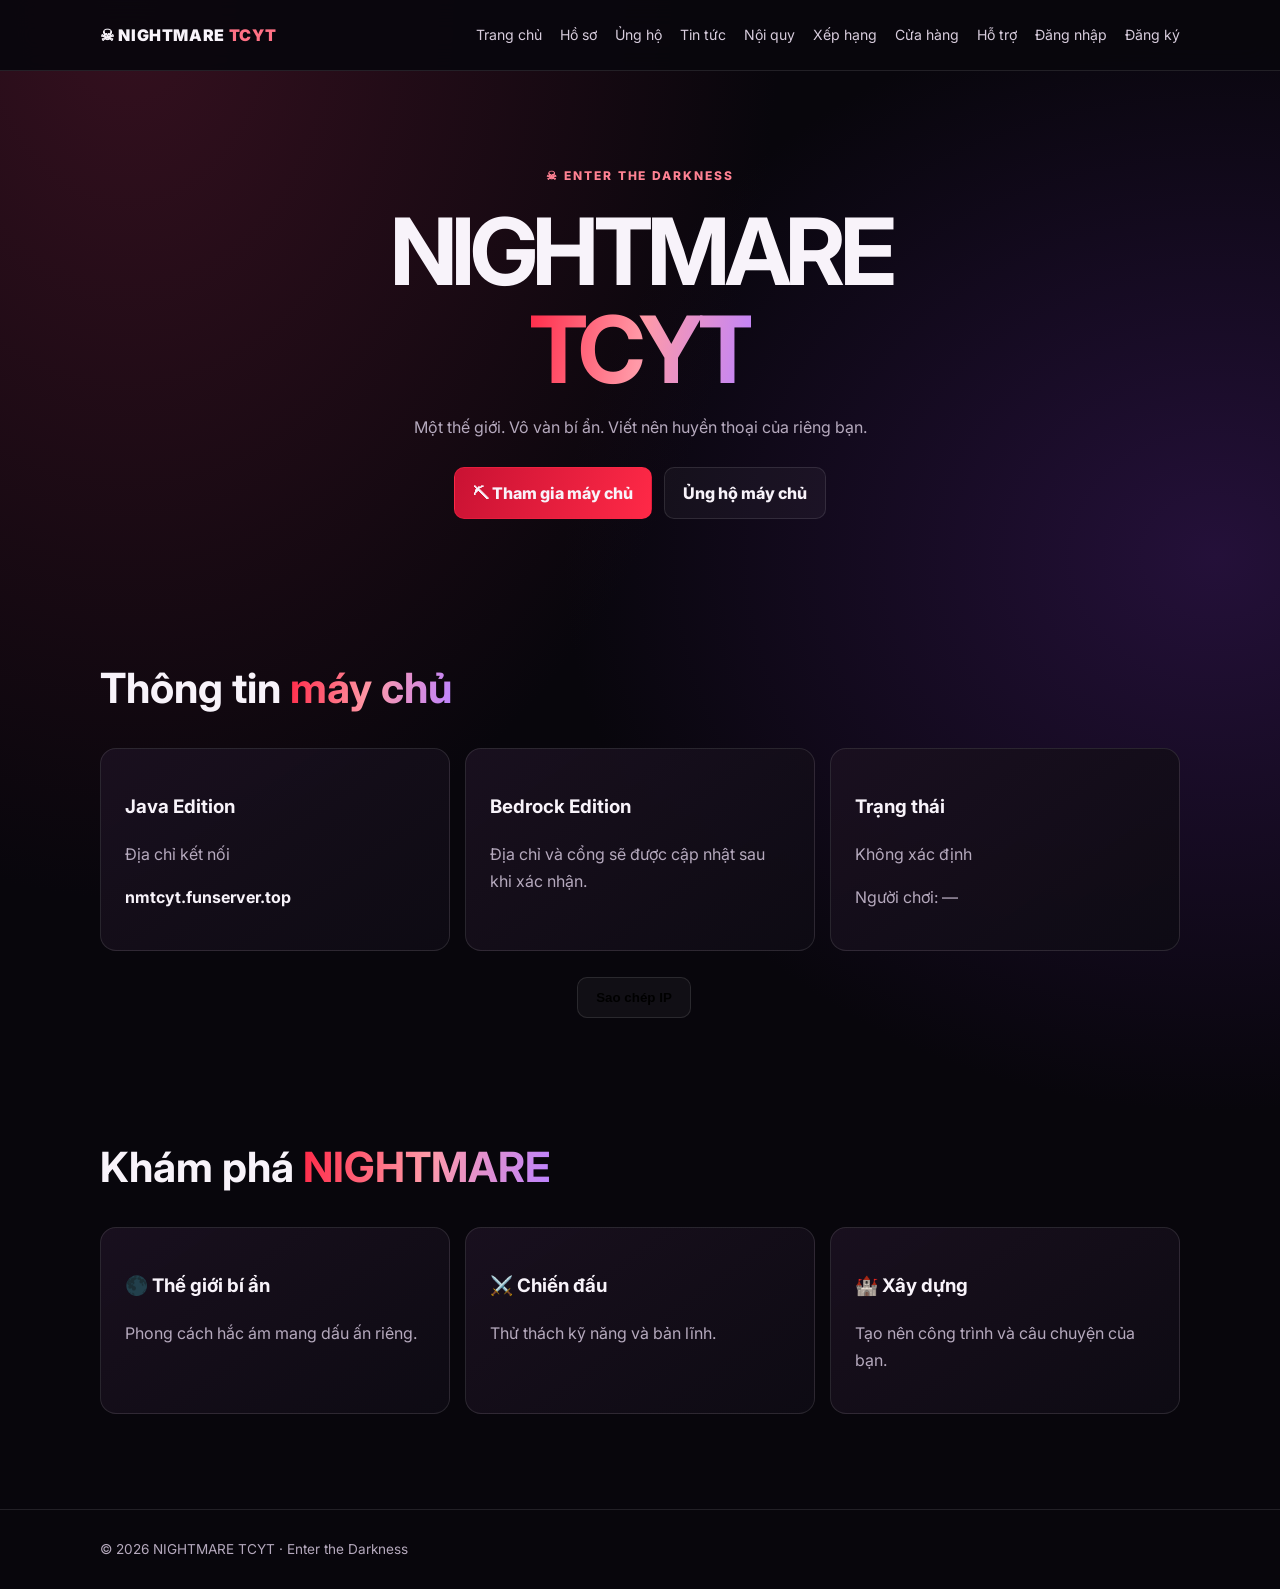
<file: index.html>
<!doctype html><html lang="vi"><head><base href="/nmtcyt.github.io/"><meta charset="utf-8"><meta name="viewport" content="width=device-width,initial-scale=1"><meta name="theme-color" content="#08060c"><meta name="description" content="Trang giới thiệu máy chủ Minecraft NIGHTMARE TCYT, địa chỉ kết nối và thông tin cộng đồng."><title>Trang chủ | NIGHTMARE TCYT</title><link rel="preconnect" href="https://fonts.googleapis.com"><link href="https://fonts.googleapis.com/css2?family=Inter:wght@400;500;600;700;800;900&display=swap" rel="stylesheet"><style>
:root{--bg:#08060c;--panel:#15101d;--red:#ff2947;--purple:#ad63ff;--text:#f8f3fa;--muted:#b5a9bd;--line:#ffffff1b}
*{box-sizing:border-box}body{margin:0;background:radial-gradient(ellipse at 10% 0,#35101f,transparent 40%),radial-gradient(ellipse at 95% 35%,#241039,transparent 38%),var(--bg);color:var(--text);font:16px/1.65 Inter,Arial,sans-serif}a{color:inherit;text-decoration:none}.wrap{width:min(1080px,calc(100% - 32px));margin:auto}.nav{position:sticky;top:0;background:#09070deF;border-bottom:1px solid var(--line);backdrop-filter:blur(14px);z-index:5}.navin{min-height:70px;display:flex;align-items:center;justify-content:space-between;gap:16px}.brand{font-weight:900;letter-spacing:.04em}.brand span{color:#ff7185}.links{display:flex;gap:18px;flex-wrap:wrap;font-size:.88rem;color:#d7ccdc}.links a:hover{color:#ff8293}.hero{padding:90px 0 65px;text-align:center}.eyebrow{color:#ff8293;font-size:.75rem;font-weight:800;letter-spacing:.16em}.title{font-size:clamp(2.6rem,9vw,5.8rem);line-height:1.05;letter-spacing:-.06em;margin:16px 0}.grad{background:linear-gradient(100deg,#ff2947,#ff9aa8,#bd83ff);color:transparent;background-clip:text}.muted{color:var(--muted)}.actions{display:flex;gap:12px;justify-content:center;flex-wrap:wrap;margin-top:26px}.btn{display:inline-flex;justify-content:center;align-items:center;padding:12px 18px;border-radius:10px;background:linear-gradient(110deg,#c91233,var(--red));font-weight:800;border:1px solid #ff294766}.btn.alt{background:#ffffff0a;border-color:var(--line)}.section{padding:45px 0}.grid{display:grid;grid-template-columns:repeat(auto-fit,minmax(220px,1fr));gap:15px}.card,.panel{padding:24px;border:1px solid var(--line);border-radius:16px;background:linear-gradient(145deg,#1b1120e8,#0e0b14f5)}h2{font-size:clamp(1.7rem,5vw,2.6rem);line-height:1.2}.card p{color:var(--muted)}.field{display:grid;gap:7px;margin:14px 0}.field input,.field textarea{width:100%;padding:13px;border:1px solid var(--line);border-radius:9px;background:#09070d;color:white;font:inherit}.status{color:#ff9aa8;overflow-wrap:anywhere}.foot{padding:28px 0;border-top:1px solid var(--line);color:var(--muted);font-size:.85rem;margin-top:50px}@media(max-width:700px){.navin{align-items:flex-start;flex-direction:column;padding:13px 0}.links{gap:12px}.hero{padding:65px 0 40px}}
</style></head><body><header class="nav"><div class="wrap navin"><a class="brand" href="./">☠ NIGHTMARE <span>TCYT</span></a><nav class="links"><a href="./">Trang chủ</a><a href="profile/">Hồ sơ</a><a href="ungho/">Ủng hộ</a><a href="news/">Tin tức</a><a href="rules/">Nội quy</a><a href="rank/">Xếp hạng</a><a href="shop/">Cửa hàng</a><a href="support/">Hỗ trợ</a><a href="login/">Đăng nhập</a><a href="register/">Đăng ký</a></nav></div></header><main>
<section class="hero"><div class="wrap"><span class="eyebrow">☠ ENTER THE DARKNESS</span><h1 class="title">NIGHTMARE<br><span class="grad">TCYT</span></h1><p class="muted">Một thế giới. Vô vàn bí ẩn. Viết nên huyền thoại của riêng bạn.</p><div class="actions"><a class="btn" href="#server">⛏ Tham gia máy chủ</a><a class="btn alt" href="ungho/">Ủng hộ máy chủ</a></div></div></section>
<section class="section" id="server"><div class="wrap"><h2>Thông tin <span class="grad">máy chủ</span></h2><div class="grid"><article class="card"><h3>Java Edition</h3><p>Địa chỉ kết nối</p><strong id="ip">nmtcyt.funserver.top</strong></article><article class="card"><h3>Bedrock Edition</h3><p>Địa chỉ và cổng sẽ được cập nhật sau khi xác nhận.</p></article><article class="card"><h3>Trạng thái</h3><p id="state">Đang kiểm tra...</p><p id="players" class="muted">Người chơi: —</p></article></div><div class="actions"><button class="btn alt" id="copy">Sao chép IP</button><span id="copyStatus" class="muted"></span></div></div></section>
<section class="section"><div class="wrap"><h2>Khám phá <span class="grad">NIGHTMARE</span></h2><div class="grid"><article class="card"><h3>🌑 Thế giới bí ẩn</h3><p>Phong cách hắc ám mang dấu ấn riêng.</p></article><article class="card"><h3>⚔️ Chiến đấu</h3><p>Thử thách kỹ năng và bản lĩnh.</p></article><article class="card"><h3>🏰 Xây dựng</h3><p>Tạo nên công trình và câu chuyện của bạn.</p></article></div></div></section>
</main><footer class="foot"><div class="wrap">© <span id="year"></span> NIGHTMARE TCYT · Enter the Darkness</div></footer><script>document.getElementById('year').textContent=new Date().getFullYear();
const ip='nmtcyt.funserver.top';document.getElementById('copy').addEventListener('click',async()=>{try{await navigator.clipboard.writeText(ip);document.getElementById('copyStatus').textContent='Đã sao chép!'}catch{document.getElementById('copyStatus').textContent='Hãy sao chép thủ công: '+ip}});
fetch('https://api.mcsrvstat.us/3/'+encodeURIComponent(ip)).then(r=>r.json()).then(d=>{document.getElementById('state').textContent=d.online?'ONLINE':'OFFLINE';document.getElementById('players').textContent='Người chơi: '+(d.players?.online??0)+' / '+(d.players?.max??'?')}).catch(()=>{document.getElementById('state').textContent='Không xác định'});
</script></body></html>
</file>
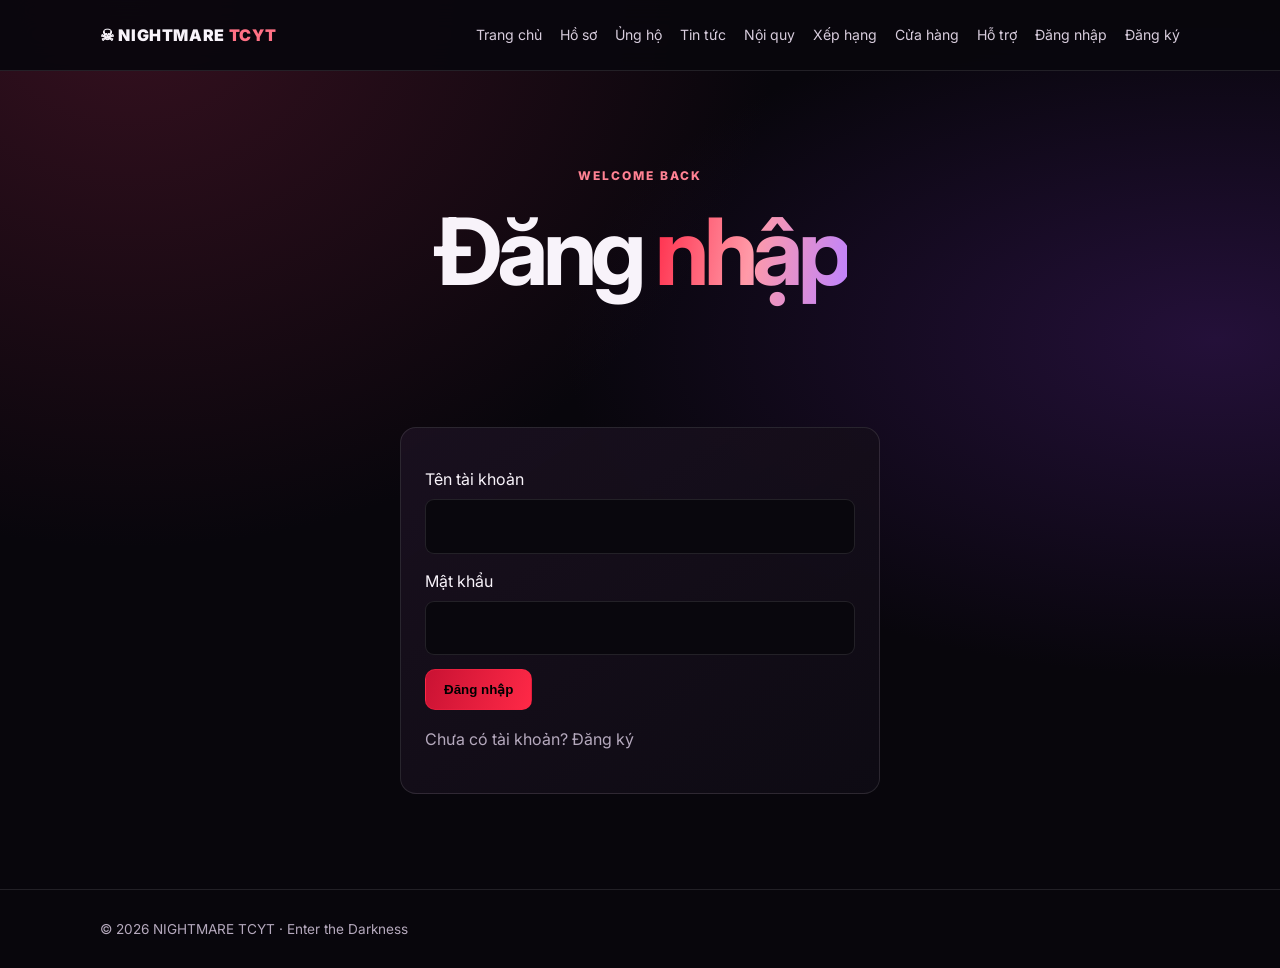
<file: login/index.html>
<!doctype html><html lang="vi"><head><base href="/nmtcyt.github.io/"><meta charset="utf-8"><meta name="viewport" content="width=device-width,initial-scale=1"><meta name="theme-color" content="#08060c"><meta name="description" content="Đăng nhập tài khoản NIGHTMARE TCYT."><title>Đăng nhập | NIGHTMARE TCYT</title><link rel="preconnect" href="https://fonts.googleapis.com"><link href="https://fonts.googleapis.com/css2?family=Inter:wght@400;500;600;700;800;900&display=swap" rel="stylesheet"><style>
:root{--bg:#08060c;--panel:#15101d;--red:#ff2947;--purple:#ad63ff;--text:#f8f3fa;--muted:#b5a9bd;--line:#ffffff1b}
*{box-sizing:border-box}body{margin:0;background:radial-gradient(ellipse at 10% 0,#35101f,transparent 40%),radial-gradient(ellipse at 95% 35%,#241039,transparent 38%),var(--bg);color:var(--text);font:16px/1.65 Inter,Arial,sans-serif}a{color:inherit;text-decoration:none}.wrap{width:min(1080px,calc(100% - 32px));margin:auto}.nav{position:sticky;top:0;background:#09070deF;border-bottom:1px solid var(--line);backdrop-filter:blur(14px);z-index:5}.navin{min-height:70px;display:flex;align-items:center;justify-content:space-between;gap:16px}.brand{font-weight:900;letter-spacing:.04em}.brand span{color:#ff7185}.links{display:flex;gap:18px;flex-wrap:wrap;font-size:.88rem;color:#d7ccdc}.links a:hover{color:#ff8293}.hero{padding:90px 0 65px;text-align:center}.eyebrow{color:#ff8293;font-size:.75rem;font-weight:800;letter-spacing:.16em}.title{font-size:clamp(2.6rem,9vw,5.8rem);line-height:1.05;letter-spacing:-.06em;margin:16px 0}.grad{background:linear-gradient(100deg,#ff2947,#ff9aa8,#bd83ff);color:transparent;background-clip:text}.muted{color:var(--muted)}.actions{display:flex;gap:12px;justify-content:center;flex-wrap:wrap;margin-top:26px}.btn{display:inline-flex;justify-content:center;align-items:center;padding:12px 18px;border-radius:10px;background:linear-gradient(110deg,#c91233,var(--red));font-weight:800;border:1px solid #ff294766}.btn.alt{background:#ffffff0a;border-color:var(--line)}.section{padding:45px 0}.grid{display:grid;grid-template-columns:repeat(auto-fit,minmax(220px,1fr));gap:15px}.card,.panel{padding:24px;border:1px solid var(--line);border-radius:16px;background:linear-gradient(145deg,#1b1120e8,#0e0b14f5)}h2{font-size:clamp(1.7rem,5vw,2.6rem);line-height:1.2}.card p{color:var(--muted)}.field{display:grid;gap:7px;margin:14px 0}.field input,.field textarea{width:100%;padding:13px;border:1px solid var(--line);border-radius:9px;background:#09070d;color:white;font:inherit}.status{color:#ff9aa8;overflow-wrap:anywhere}.foot{padding:28px 0;border-top:1px solid var(--line);color:var(--muted);font-size:.85rem;margin-top:50px}@media(max-width:700px){.navin{align-items:flex-start;flex-direction:column;padding:13px 0}.links{gap:12px}.hero{padding:65px 0 40px}}
</style></head><body><header class="nav"><div class="wrap navin"><a class="brand" href="./">☠ NIGHTMARE <span>TCYT</span></a><nav class="links"><a href="./">Trang chủ</a><a href="profile/">Hồ sơ</a><a href="ungho/">Ủng hộ</a><a href="news/">Tin tức</a><a href="rules/">Nội quy</a><a href="rank/">Xếp hạng</a><a href="shop/">Cửa hàng</a><a href="support/">Hỗ trợ</a><a href="login/">Đăng nhập</a><a href="register/">Đăng ký</a></nav></div></header><main>
<section class="hero"><div class="wrap"><span class="eyebrow">WELCOME BACK</span><h1 class="title">Đăng <span class="grad">nhập</span></h1></div></section><section class="section"><div class="wrap"><form class="panel" style="max-width:480px;margin:auto"><label class="field">Tên tài khoản<input id="username" required minlength="3" maxlength="16" autocomplete="username"></label><label class="field">Mật khẩu<input id="password" type="password" required autocomplete="current-password"></label><button class="btn" type="submit">Đăng nhập</button><p id="status" class="status"></p><p class="muted">Chưa có tài khoản? <a href="register/">Đăng ký</a></p></form></div></section>
</main><footer class="foot"><div class="wrap">© <span id="year"></span> NIGHTMARE TCYT · Enter the Darkness</div></footer><script>document.getElementById('year').textContent=new Date().getFullYear();
const form=document.querySelector('form');form.addEventListener('submit',async e=>{e.preventDefault();const b=form.querySelector('button');b.disabled=true;const status=document.getElementById('status');try{const username=document.getElementById('username').value.trim(),password=document.getElementById('password').value;const r=await fetch('https://minecraftrechargebackend.onrender.com/api/auth/login',{method:'POST',headers:{'Content-Type':'application/json'},body:JSON.stringify({username,password})});const d=await r.json();if(!r.ok||d.status!=='success')throw Error(d.message||'Thao tác thất bại');localStorage.setItem("mc_token",d.token);localStorage.setItem("mc_user",d.username||username);status.textContent="Đăng nhập thành công!";location.href="profile/"}catch(err){status.textContent=err.message}finally{b.disabled=false}});
</script></body></html>
</file>
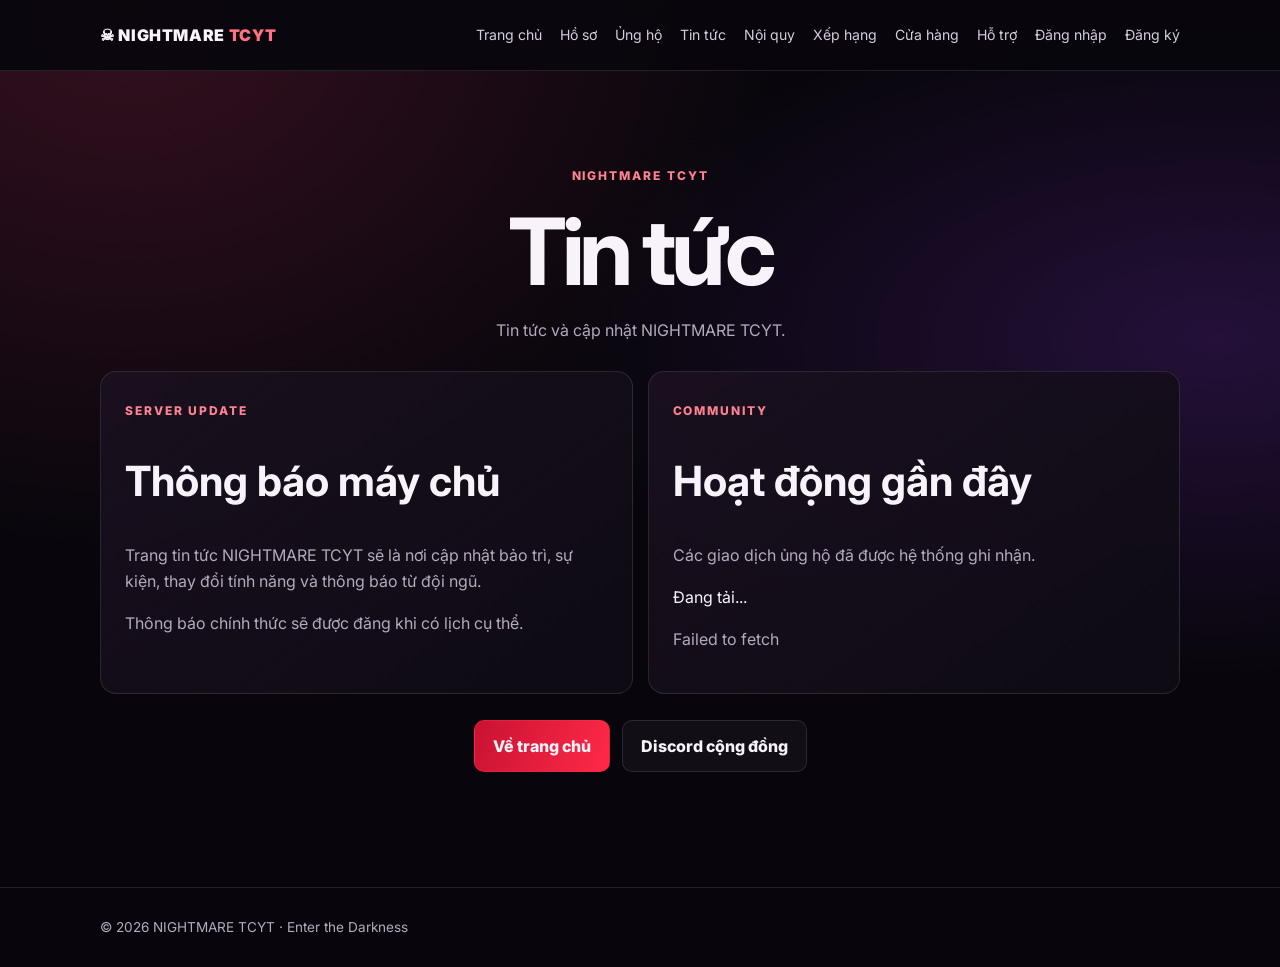
<file: news/index.html>
<!doctype html><html lang="vi"><head><base href="/nmtcyt.github.io/"><meta charset="utf-8"><meta name="viewport" content="width=device-width,initial-scale=1"><meta name="theme-color" content="#08060c"><meta name="description" content="Tin tức và cập nhật NIGHTMARE TCYT."><title>Tin tức | NIGHTMARE TCYT</title><link rel="preconnect" href="https://fonts.googleapis.com"><link href="https://fonts.googleapis.com/css2?family=Inter:wght@400;500;600;700;800;900&display=swap" rel="stylesheet"><style>
:root{--bg:#08060c;--panel:#15101d;--red:#ff2947;--purple:#ad63ff;--text:#f8f3fa;--muted:#b5a9bd;--line:#ffffff1b}
*{box-sizing:border-box}body{margin:0;background:radial-gradient(ellipse at 10% 0,#35101f,transparent 40%),radial-gradient(ellipse at 95% 35%,#241039,transparent 38%),var(--bg);color:var(--text);font:16px/1.65 Inter,Arial,sans-serif}a{color:inherit;text-decoration:none}.wrap{width:min(1080px,calc(100% - 32px));margin:auto}.nav{position:sticky;top:0;background:#09070deF;border-bottom:1px solid var(--line);backdrop-filter:blur(14px);z-index:5}.navin{min-height:70px;display:flex;align-items:center;justify-content:space-between;gap:16px}.brand{font-weight:900;letter-spacing:.04em}.brand span{color:#ff7185}.links{display:flex;gap:18px;flex-wrap:wrap;font-size:.88rem;color:#d7ccdc}.links a:hover{color:#ff8293}.hero{padding:90px 0 65px;text-align:center}.eyebrow{color:#ff8293;font-size:.75rem;font-weight:800;letter-spacing:.16em}.title{font-size:clamp(2.6rem,9vw,5.8rem);line-height:1.05;letter-spacing:-.06em;margin:16px 0}.grad{background:linear-gradient(100deg,#ff2947,#ff9aa8,#bd83ff);color:transparent;background-clip:text}.muted{color:var(--muted)}.actions{display:flex;gap:12px;justify-content:center;flex-wrap:wrap;margin-top:26px}.btn{display:inline-flex;justify-content:center;align-items:center;padding:12px 18px;border-radius:10px;background:linear-gradient(110deg,#c91233,var(--red));font-weight:800;border:1px solid #ff294766}.btn.alt{background:#ffffff0a;border-color:var(--line)}.section{padding:45px 0}.grid{display:grid;grid-template-columns:repeat(auto-fit,minmax(220px,1fr));gap:15px}.card,.panel{padding:24px;border:1px solid var(--line);border-radius:16px;background:linear-gradient(145deg,#1b1120e8,#0e0b14f5)}h2{font-size:clamp(1.7rem,5vw,2.6rem);line-height:1.2}.card p{color:var(--muted)}.field{display:grid;gap:7px;margin:14px 0}.field input,.field textarea{width:100%;padding:13px;border:1px solid var(--line);border-radius:9px;background:#09070d;color:white;font:inherit}.status{color:#ff9aa8;overflow-wrap:anywhere}.foot{padding:28px 0;border-top:1px solid var(--line);color:var(--muted);font-size:.85rem;margin-top:50px}@media(max-width:700px){.navin{align-items:flex-start;flex-direction:column;padding:13px 0}.links{gap:12px}.hero{padding:65px 0 40px}}
</style></head><body><header class="nav"><div class="wrap navin"><a class="brand" href="./">☠ NIGHTMARE <span>TCYT</span></a><nav class="links"><a href="./">Trang chủ</a><a href="profile/">Hồ sơ</a><a href="ungho/">Ủng hộ</a><a href="news/">Tin tức</a><a href="rules/">Nội quy</a><a href="rank/">Xếp hạng</a><a href="shop/">Cửa hàng</a><a href="support/">Hỗ trợ</a><a href="login/">Đăng nhập</a><a href="register/">Đăng ký</a></nav></div></header><main><section class="hero"><div class="wrap"><span class="eyebrow">NIGHTMARE TCYT</span><h1 class="title">Tin tức</h1><p class="muted">Tin tức và cập nhật NIGHTMARE TCYT.</p><div class="grid" style="margin-top:28px;text-align:left"><article class="card"><span class="eyebrow">SERVER UPDATE</span><h2>Thông báo máy chủ</h2><p>Trang tin tức NIGHTMARE TCYT sẽ là nơi cập nhật bảo trì, sự kiện, thay đổi tính năng và thông báo từ đội ngũ.</p><p class="muted">Thông báo chính thức sẽ được đăng khi có lịch cụ thể.</p></article><article class="card"><span class="eyebrow">COMMUNITY</span><h2>Hoạt động gần đây</h2><p class="muted">Các giao dịch ủng hộ đã được hệ thống ghi nhận.</p><div id="recent-list">Đang tải...</div><p id="news-status" class="status"></p></article></div><div class="actions"><a class="btn" href="./">Về trang chủ</a><a class="btn alt" href="https://discord.gg/Kar3YubfqE" target="_blank" rel="noopener">Discord cộng đồng</a></div></div></section></main><footer class="foot"><div class="wrap">© <span id="year"></span> NIGHTMARE TCYT · Enter the Darkness</div></footer><script>document.getElementById('year').textContent=new Date().getFullYear();fetch('https://minecraftrechargebackend.onrender.com/api/recent-recharge').then(async r=>{if(!r.ok)throw Error('Backend chưa sẵn sàng');const data=await r.json(),root=document.getElementById('recent-list');if(!Array.isArray(data)||!data.length){root.textContent='Chưa có hoạt động mới.';return}root.innerHTML=data.slice(0,5).map(t=>{const name=String(t.username||'Người chơi').replace(/[&<>"']/g,c=>({'&':'&amp;','<':'&lt;','>':'&gt;','"':'&quot;',"'":'&#39;'}[c]));return '<p><strong>'+name+'</strong> · '+Number(t.amount||0).toLocaleString('vi-VN')+'đ<br><small class="muted">'+(t.date?new Date(t.date).toLocaleString('vi-VN'):'')+'</small></p>'}).join('')}).catch(e=>document.getElementById('news-status').textContent=e.message);</script></body></html>
</file>
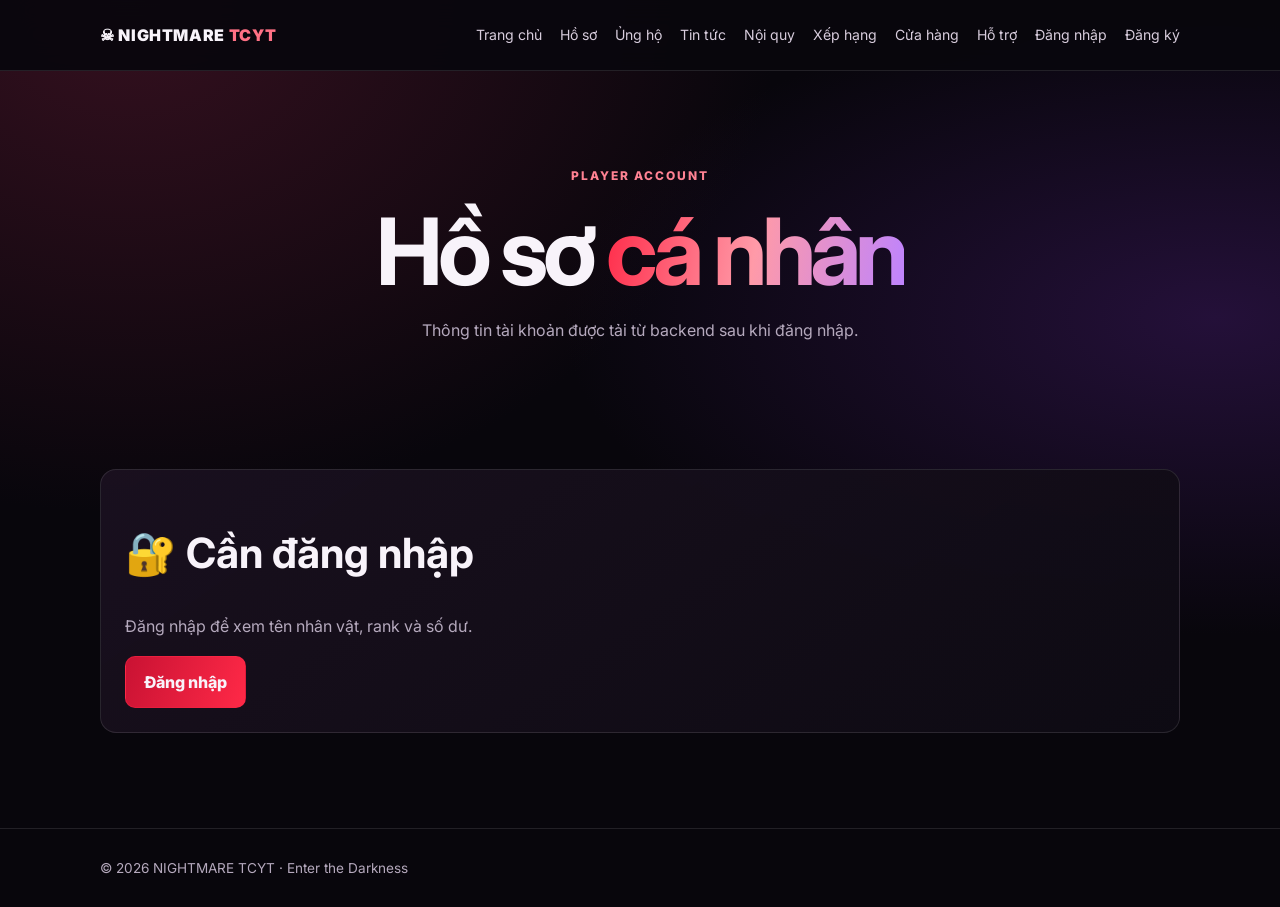
<file: profile/index.html>
<!doctype html><html lang="vi"><head><base href="/nmtcyt.github.io/"><meta charset="utf-8"><meta name="viewport" content="width=device-width,initial-scale=1"><meta name="theme-color" content="#08060c"><meta name="description" content="Thông tin tài khoản và hồ sơ người chơi NIGHTMARE TCYT."><title>Hồ sơ cá nhân | NIGHTMARE TCYT</title><link rel="preconnect" href="https://fonts.googleapis.com"><link href="https://fonts.googleapis.com/css2?family=Inter:wght@400;500;600;700;800;900&display=swap" rel="stylesheet"><style>
:root{--bg:#08060c;--panel:#15101d;--red:#ff2947;--purple:#ad63ff;--text:#f8f3fa;--muted:#b5a9bd;--line:#ffffff1b}
*{box-sizing:border-box}body{margin:0;background:radial-gradient(ellipse at 10% 0,#35101f,transparent 40%),radial-gradient(ellipse at 95% 35%,#241039,transparent 38%),var(--bg);color:var(--text);font:16px/1.65 Inter,Arial,sans-serif}a{color:inherit;text-decoration:none}.wrap{width:min(1080px,calc(100% - 32px));margin:auto}.nav{position:sticky;top:0;background:#09070deF;border-bottom:1px solid var(--line);backdrop-filter:blur(14px);z-index:5}.navin{min-height:70px;display:flex;align-items:center;justify-content:space-between;gap:16px}.brand{font-weight:900;letter-spacing:.04em}.brand span{color:#ff7185}.links{display:flex;gap:18px;flex-wrap:wrap;font-size:.88rem;color:#d7ccdc}.links a:hover{color:#ff8293}.hero{padding:90px 0 65px;text-align:center}.eyebrow{color:#ff8293;font-size:.75rem;font-weight:800;letter-spacing:.16em}.title{font-size:clamp(2.6rem,9vw,5.8rem);line-height:1.05;letter-spacing:-.06em;margin:16px 0}.grad{background:linear-gradient(100deg,#ff2947,#ff9aa8,#bd83ff);color:transparent;background-clip:text}.muted{color:var(--muted)}.actions{display:flex;gap:12px;justify-content:center;flex-wrap:wrap;margin-top:26px}.btn{display:inline-flex;justify-content:center;align-items:center;padding:12px 18px;border-radius:10px;background:linear-gradient(110deg,#c91233,var(--red));font-weight:800;border:1px solid #ff294766}.btn.alt{background:#ffffff0a;border-color:var(--line)}.section{padding:45px 0}.grid{display:grid;grid-template-columns:repeat(auto-fit,minmax(220px,1fr));gap:15px}.card,.panel{padding:24px;border:1px solid var(--line);border-radius:16px;background:linear-gradient(145deg,#1b1120e8,#0e0b14f5)}h2{font-size:clamp(1.7rem,5vw,2.6rem);line-height:1.2}.card p{color:var(--muted)}.field{display:grid;gap:7px;margin:14px 0}.field input,.field textarea{width:100%;padding:13px;border:1px solid var(--line);border-radius:9px;background:#09070d;color:white;font:inherit}.status{color:#ff9aa8;overflow-wrap:anywhere}.foot{padding:28px 0;border-top:1px solid var(--line);color:var(--muted);font-size:.85rem;margin-top:50px}@media(max-width:700px){.navin{align-items:flex-start;flex-direction:column;padding:13px 0}.links{gap:12px}.hero{padding:65px 0 40px}}
</style></head><body><header class="nav"><div class="wrap navin"><a class="brand" href="./">☠ NIGHTMARE <span>TCYT</span></a><nav class="links"><a href="./">Trang chủ</a><a href="profile/">Hồ sơ</a><a href="ungho/">Ủng hộ</a><a href="news/">Tin tức</a><a href="rules/">Nội quy</a><a href="rank/">Xếp hạng</a><a href="shop/">Cửa hàng</a><a href="support/">Hỗ trợ</a><a href="login/">Đăng nhập</a><a href="register/">Đăng ký</a></nav></div></header><main>
<section class="hero"><div class="wrap"><span class="eyebrow">PLAYER ACCOUNT</span><h1 class="title">Hồ sơ <span class="grad">cá nhân</span></h1><p class="muted">Thông tin tài khoản được tải từ backend sau khi đăng nhập.</p></div></section><section class="section"><div class="wrap"><div class="panel"><div id="locked"><h2>🔐 Cần đăng nhập</h2><p class="muted">Đăng nhập để xem tên nhân vật, rank và số dư.</p><a class="btn" href="login/">Đăng nhập</a></div><div id="profile" hidden><h2 id="name">Người chơi</h2><div class="grid"><article class="card"><p>Rank</p><strong id="rank">—</strong></article><article class="card"><p>Xu (PlayerPoints)</p><strong id="coins">—</strong></article><article class="card"><p>Tiền (Vault / EssentialsX)</p><strong id="balance">—</strong></article><article class="card"><p>Tổng nạp đã ghi nhận</p><strong id="total">—</strong></article></div><div class="card" style="margin-top:24px"><h2>🎮 Yêu cầu cộng tài nguyên</h2><p class="muted">Gửi yêu cầu cộng xu hoặc tiền vào nhân vật. Yêu cầu cần quản trị viên xác minh và duyệt trước khi server thực hiện.</p><form id="credit-form"><div class="field"><label for="credit-type">Loại tài nguyên</label><select id="credit-type" required><option value="points">Xu PlayerPoints</option><option value="money">Tiền Vault</option></select></div><div class="field"><label for="credit-amount">Số lượng (tối đa 1.000.000)</label><input id="credit-amount" type="number" min="1" max="1000000" step="1" required inputmode="numeric" placeholder="Nhập số lượng"></div><button class="btn" type="submit" id="credit-submit">Gửi yêu cầu</button></form><p id="credit-status" class="status" aria-live="polite">Yêu cầu sẽ hiển thị trạng thái tại đây.</p></div><h2 style="margin-top:28px">📜 Lịch sử giao dịch</h2><div id="transactions" class="grid"><p class="muted">Đang tải...</p></div><p id="status" class="status"></p><button class="btn alt" id="logout">Đăng xuất</button></div></div></div></section>
</main><footer class="foot"><div class="wrap">© <span id="year"></span> NIGHTMARE TCYT · Enter the Darkness</div></footer><script>document.getElementById('year').textContent=new Date().getFullYear();
const API='https://minecraftrechargebackend.onrender.com';const token=localStorage.getItem('mc_token');const headers={Authorization:'Bearer '+token};const status=document.getElementById('status');if(token){document.getElementById('locked').hidden=true;document.getElementById('profile').hidden=false;Promise.all([fetch(API+'/api/auth/me',{headers}),fetch(API+'/api/auth/transactions',{headers})]).then(async([profileRes,txRes])=>{const d=await profileRes.json();if(!profileRes.ok||d.status!=='success'||!d.user)throw Error(d.message||'Phiên đăng nhập không hợp lệ');const p=d.user;document.getElementById('name').textContent=p.username||localStorage.getItem('mc_user')||'Người chơi';document.getElementById('rank').textContent=p.rank||'Chưa xác định';document.getElementById('coins').textContent=p.points==null?'Chưa đồng bộ':Number(p.points).toLocaleString('vi-VN')+' xu';const balance=document.getElementById('balance');if(balance)balance.textContent=p.balance==null?'Chưa đồng bộ':Number(p.balance).toLocaleString('vi-VN')+'đ';const txData=txRes.ok?await txRes.json():null;const list=document.getElementById('transactions');if(txData&&Array.isArray(txData.transactions)&&txData.transactions.length){list.innerHTML=txData.transactions.slice(0,20).map(t=>{const kind=t.type==='donation'?'❤️ Ủng hộ':'⚡ Nạp xu';const labels={pending:'Đang chờ thanh toán',paid:'Đã nhận tiền · đang cấp xu',fulfilled:'Hoàn tất',needs_review:'Cần kiểm tra',expired:'Hết hạn'};return '<div class="card"><strong>'+kind+' · '+Number(t.amount||0).toLocaleString('vi-VN')+'đ</strong><p>+'+Number(t.points||0).toLocaleString('vi-VN')+' xu · '+(labels[t.status]||t.status)+'</p><p>'+new Date(t.date).toLocaleString('vi-VN')+'</p></div>'}).join('')}else{list.textContent='Chưa có giao dịch nạp được ghi nhận.'}document.getElementById('total').textContent=Number(p.totalRecharge||0).toLocaleString('vi-VN')+'đ';if(status)status.textContent=p.gameConnected?'Đã đồng bộ dữ liệu game · '+(p.syncedAt?new Date(p.syncedAt).toLocaleString('vi-VN'):''):'Chưa nhận được dữ liệu từ server Minecraft. Hãy vào game và chờ lần đồng bộ tiếp theo.';}).catch(e=>{status.textContent=e.message;if(/hết hạn|chưa đăng nhập|không hợp lệ/i.test(e.message)){localStorage.removeItem('mc_token');localStorage.removeItem('mc_user');}})}const creditForm=document.getElementById('credit-form');const creditStatus=document.getElementById('credit-status');const creditSubmit=document.getElementById('credit-submit');let creditPoll=null;async function refreshCreditStatus(id){try{const r=await fetch(API+'/api/game/credits/'+encodeURIComponent(id),{headers});const d=await r.json();if(!r.ok||!d.request)throw Error(d.message||'Không đọc được trạng thái.');const q=d.request;const labels={pending:'Đang chờ quản trị viên xác minh và duyệt.',approved:'Đã duyệt, đang chờ server Minecraft xử lý.',processing:'Server đang xử lý yêu cầu.',completed:'Đã cộng tài nguyên thành công.',failed:'Server không thể thực hiện: '+(q.message||'Yêu cầu thất bại.')};creditStatus.textContent='Mã: '+q.id+' · '+(labels[q.status]||q.status);if(['completed','failed'].includes(q.status)&&creditPoll){clearInterval(creditPoll);creditPoll=null;}}catch(e){creditStatus.textContent=e.message;}}const lastCredit=localStorage.getItem('nmtcyt_last_credit');if(lastCredit)refreshCreditStatus(lastCredit);if(creditForm)creditForm.addEventListener('submit',async e=>{e.preventDefault();const amount=Number(document.getElementById('credit-amount').value);const type=document.getElementById('credit-type').value;if(!Number.isSafeInteger(amount)||amount<1||amount>1000000){creditStatus.textContent='Số lượng phải từ 1 đến 1.000.000.';return;}creditSubmit.disabled=true;creditStatus.textContent='Đang gửi yêu cầu...';try{const r=await fetch(API+'/api/game/credits',{method:'POST',headers:{...headers,'Content-Type':'application/json'},body:JSON.stringify({type,amount})});const d=await r.json();if(!r.ok||!d.request)throw Error(d.message||'Không gửi được yêu cầu.');localStorage.setItem('nmtcyt_last_credit',d.request.id);creditStatus.textContent='Đã gửi yêu cầu. Đang chờ quản trị viên xác minh.';await refreshCreditStatus(d.request.id);if(creditPoll)clearInterval(creditPoll);creditPoll=setInterval(()=>refreshCreditStatus(d.request.id),5000);creditForm.reset();}catch(err){creditStatus.textContent=err.message;}finally{creditSubmit.disabled=false;}});
document.getElementById('logout').addEventListener('click',()=>{localStorage.removeItem('mc_token');localStorage.removeItem('mc_user');location.href='login/'});
</script></body></html>
</file>
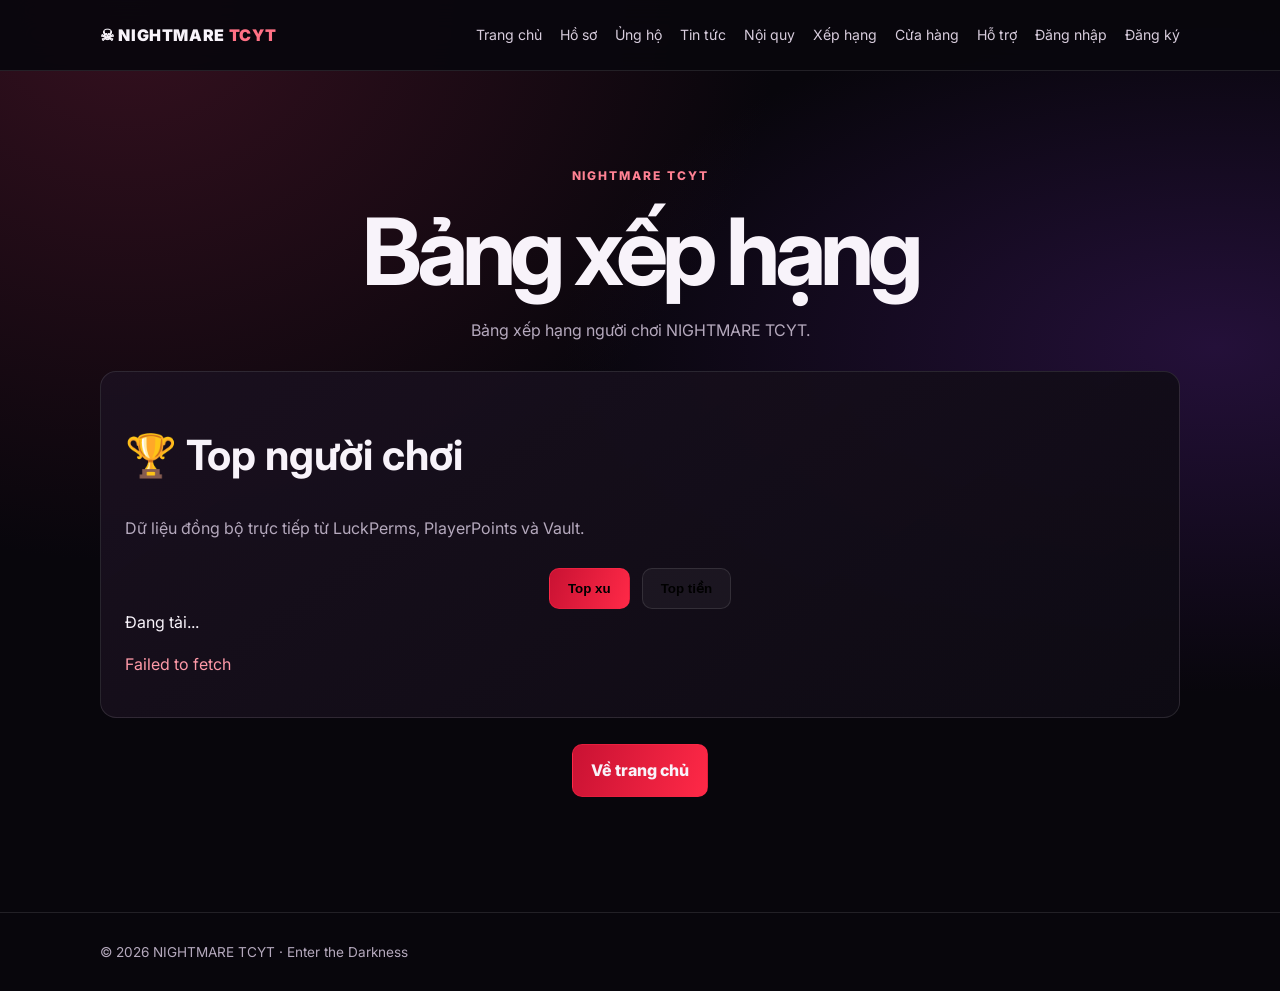
<file: rank/index.html>
<!doctype html><html lang="vi"><head><base href="/nmtcyt.github.io/"><meta charset="utf-8"><meta name="viewport" content="width=device-width,initial-scale=1"><meta name="theme-color" content="#08060c"><meta name="description" content="Bảng xếp hạng người chơi NIGHTMARE TCYT."><title>Bảng xếp hạng | NIGHTMARE TCYT</title><link rel="preconnect" href="https://fonts.googleapis.com"><link href="https://fonts.googleapis.com/css2?family=Inter:wght@400;500;600;700;800;900&display=swap" rel="stylesheet"><style>
:root{--bg:#08060c;--panel:#15101d;--red:#ff2947;--purple:#ad63ff;--text:#f8f3fa;--muted:#b5a9bd;--line:#ffffff1b}
*{box-sizing:border-box}body{margin:0;background:radial-gradient(ellipse at 10% 0,#35101f,transparent 40%),radial-gradient(ellipse at 95% 35%,#241039,transparent 38%),var(--bg);color:var(--text);font:16px/1.65 Inter,Arial,sans-serif}a{color:inherit;text-decoration:none}.wrap{width:min(1080px,calc(100% - 32px));margin:auto}.nav{position:sticky;top:0;background:#09070deF;border-bottom:1px solid var(--line);backdrop-filter:blur(14px);z-index:5}.navin{min-height:70px;display:flex;align-items:center;justify-content:space-between;gap:16px}.brand{font-weight:900;letter-spacing:.04em}.brand span{color:#ff7185}.links{display:flex;gap:18px;flex-wrap:wrap;font-size:.88rem;color:#d7ccdc}.links a:hover{color:#ff8293}.hero{padding:90px 0 65px;text-align:center}.eyebrow{color:#ff8293;font-size:.75rem;font-weight:800;letter-spacing:.16em}.title{font-size:clamp(2.6rem,9vw,5.8rem);line-height:1.05;letter-spacing:-.06em;margin:16px 0}.grad{background:linear-gradient(100deg,#ff2947,#ff9aa8,#bd83ff);color:transparent;background-clip:text}.muted{color:var(--muted)}.actions{display:flex;gap:12px;justify-content:center;flex-wrap:wrap;margin-top:26px}.btn{display:inline-flex;justify-content:center;align-items:center;padding:12px 18px;border-radius:10px;background:linear-gradient(110deg,#c91233,var(--red));font-weight:800;border:1px solid #ff294766}.btn.alt{background:#ffffff0a;border-color:var(--line)}.section{padding:45px 0}.grid{display:grid;grid-template-columns:repeat(auto-fit,minmax(220px,1fr));gap:15px}.card,.panel{padding:24px;border:1px solid var(--line);border-radius:16px;background:linear-gradient(145deg,#1b1120e8,#0e0b14f5)}h2{font-size:clamp(1.7rem,5vw,2.6rem);line-height:1.2}.card p{color:var(--muted)}.field{display:grid;gap:7px;margin:14px 0}.field input,.field textarea{width:100%;padding:13px;border:1px solid var(--line);border-radius:9px;background:#09070d;color:white;font:inherit}.status{color:#ff9aa8;overflow-wrap:anywhere}.foot{padding:28px 0;border-top:1px solid var(--line);color:var(--muted);font-size:.85rem;margin-top:50px}@media(max-width:700px){.navin{align-items:flex-start;flex-direction:column;padding:13px 0}.links{gap:12px}.hero{padding:65px 0 40px}}
</style></head><body><header class="nav"><div class="wrap navin"><a class="brand" href="./">☠ NIGHTMARE <span>TCYT</span></a><nav class="links"><a href="./">Trang chủ</a><a href="profile/">Hồ sơ</a><a href="ungho/">Ủng hộ</a><a href="news/">Tin tức</a><a href="rules/">Nội quy</a><a href="rank/">Xếp hạng</a><a href="shop/">Cửa hàng</a><a href="support/">Hỗ trợ</a><a href="login/">Đăng nhập</a><a href="register/">Đăng ký</a></nav></div></header><main><section class="hero"><div class="wrap"><span class="eyebrow">NIGHTMARE TCYT</span><h1 class="title">Bảng xếp hạng</h1><p class="muted">Bảng xếp hạng người chơi NIGHTMARE TCYT.</p><div class="panel" style="margin-top:28px;text-align:left"><h2>🏆 Top người chơi</h2><p class="muted">Dữ liệu đồng bộ trực tiếp từ LuckPerms, PlayerPoints và Vault.</p><div class="actions"><button class="btn" id="sort-points">Top xu</button><button class="btn alt" id="sort-balance">Top tiền</button></div><div id="rank-list" class="grid"><p class="muted">Đang tải bảng xếp hạng...</p></div><p id="rank-status" class="status"></p></div><div class="actions"><a class="btn" href="./">Về trang chủ</a></div></div></section></main><footer class="foot"><div class="wrap">© <span id="year"></span> NIGHTMARE TCYT · Enter the Darkness</div></footer><script>document.getElementById('year').textContent=new Date().getFullYear();const api='https://minecraftrechargebackend.onrender.com';async function loadPlayers(sort='points'){const root=document.getElementById('rank-list');root.textContent='Đang tải...';try{const r=await fetch(api+'/api/top-players?sort='+sort);if(!r.ok)throw Error('Backend chưa sẵn sàng');const d=await r.json(),data=d.players||[];if(!data.length){root.innerHTML='<p class="muted">Chưa có snapshot. Người chơi cần online để plugin đồng bộ dữ liệu.</p>';return}root.innerHTML=data.slice(0,10).map((p,i)=>'<article class="card"><strong>#'+(i+1)+' · '+String(p.username||'Người chơi').replace(/[&<>"']/g,c=>({'&':'&amp;','<':'&lt;','>':'&gt;','"':'&quot;',"'":'&#39;'}[c]))+'</strong><p>Rank: '+String(p.rank||'—')+'</p><p>'+Number(p.points||0).toLocaleString('vi-VN')+' xu · '+Number(p.balance||0).toLocaleString('vi-VN')+'đ</p></article>').join('')}catch(e){document.getElementById('rank-status').textContent=e.message}}document.getElementById('sort-points').onclick=()=>loadPlayers('points');document.getElementById('sort-balance').onclick=()=>loadPlayers('balance');loadPlayers();</script></body></html>
</file>
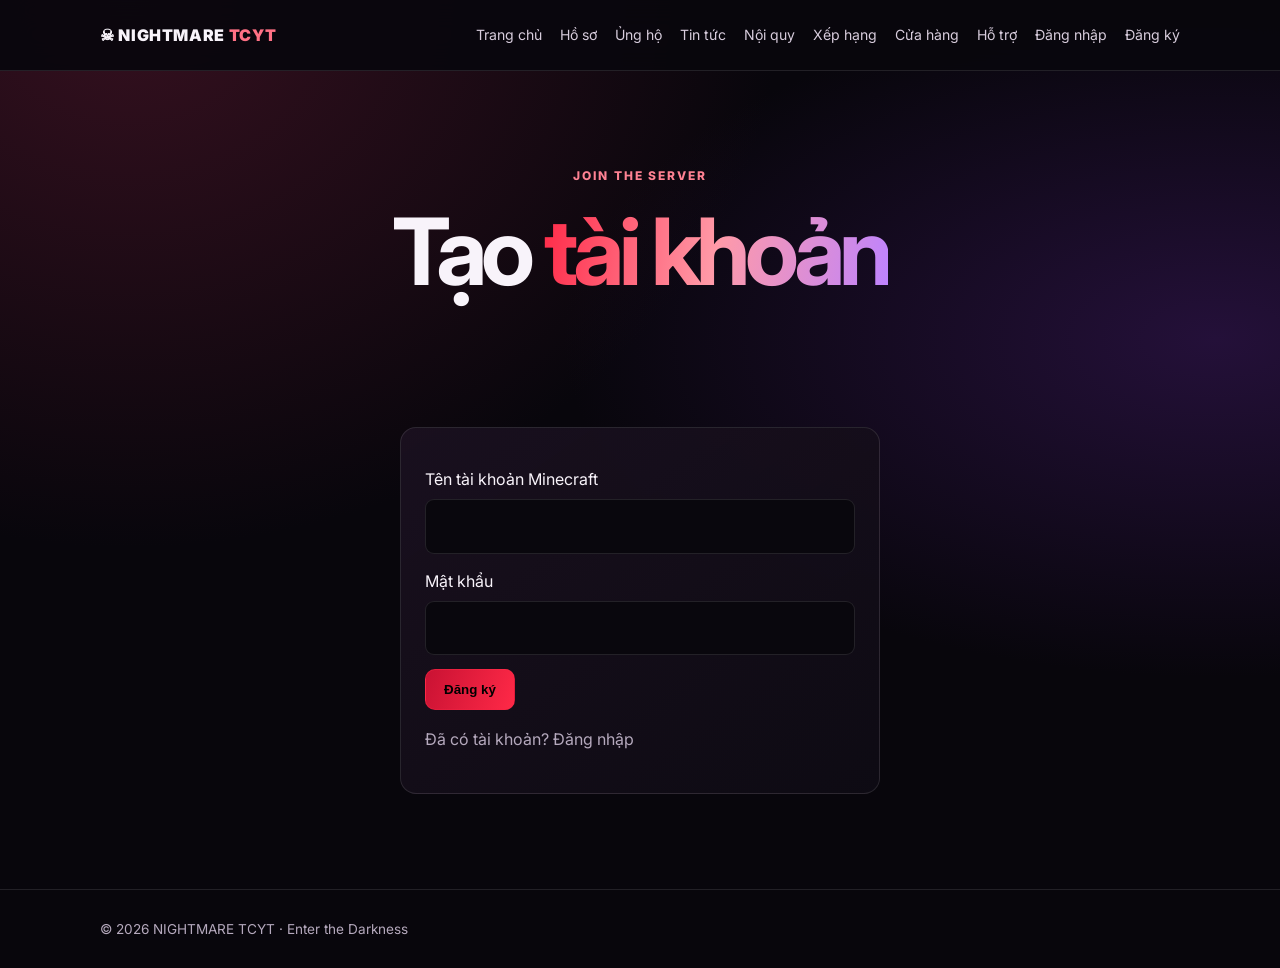
<file: register/index.html>
<!doctype html><html lang="vi"><head><base href="/nmtcyt.github.io/"><meta charset="utf-8"><meta name="viewport" content="width=device-width,initial-scale=1"><meta name="theme-color" content="#08060c"><meta name="description" content="Tạo tài khoản NIGHTMARE TCYT."><title>Đăng ký | NIGHTMARE TCYT</title><link rel="preconnect" href="https://fonts.googleapis.com"><link href="https://fonts.googleapis.com/css2?family=Inter:wght@400;500;600;700;800;900&display=swap" rel="stylesheet"><style>
:root{--bg:#08060c;--panel:#15101d;--red:#ff2947;--purple:#ad63ff;--text:#f8f3fa;--muted:#b5a9bd;--line:#ffffff1b}
*{box-sizing:border-box}body{margin:0;background:radial-gradient(ellipse at 10% 0,#35101f,transparent 40%),radial-gradient(ellipse at 95% 35%,#241039,transparent 38%),var(--bg);color:var(--text);font:16px/1.65 Inter,Arial,sans-serif}a{color:inherit;text-decoration:none}.wrap{width:min(1080px,calc(100% - 32px));margin:auto}.nav{position:sticky;top:0;background:#09070deF;border-bottom:1px solid var(--line);backdrop-filter:blur(14px);z-index:5}.navin{min-height:70px;display:flex;align-items:center;justify-content:space-between;gap:16px}.brand{font-weight:900;letter-spacing:.04em}.brand span{color:#ff7185}.links{display:flex;gap:18px;flex-wrap:wrap;font-size:.88rem;color:#d7ccdc}.links a:hover{color:#ff8293}.hero{padding:90px 0 65px;text-align:center}.eyebrow{color:#ff8293;font-size:.75rem;font-weight:800;letter-spacing:.16em}.title{font-size:clamp(2.6rem,9vw,5.8rem);line-height:1.05;letter-spacing:-.06em;margin:16px 0}.grad{background:linear-gradient(100deg,#ff2947,#ff9aa8,#bd83ff);color:transparent;background-clip:text}.muted{color:var(--muted)}.actions{display:flex;gap:12px;justify-content:center;flex-wrap:wrap;margin-top:26px}.btn{display:inline-flex;justify-content:center;align-items:center;padding:12px 18px;border-radius:10px;background:linear-gradient(110deg,#c91233,var(--red));font-weight:800;border:1px solid #ff294766}.btn.alt{background:#ffffff0a;border-color:var(--line)}.section{padding:45px 0}.grid{display:grid;grid-template-columns:repeat(auto-fit,minmax(220px,1fr));gap:15px}.card,.panel{padding:24px;border:1px solid var(--line);border-radius:16px;background:linear-gradient(145deg,#1b1120e8,#0e0b14f5)}h2{font-size:clamp(1.7rem,5vw,2.6rem);line-height:1.2}.card p{color:var(--muted)}.field{display:grid;gap:7px;margin:14px 0}.field input,.field textarea{width:100%;padding:13px;border:1px solid var(--line);border-radius:9px;background:#09070d;color:white;font:inherit}.status{color:#ff9aa8;overflow-wrap:anywhere}.foot{padding:28px 0;border-top:1px solid var(--line);color:var(--muted);font-size:.85rem;margin-top:50px}@media(max-width:700px){.navin{align-items:flex-start;flex-direction:column;padding:13px 0}.links{gap:12px}.hero{padding:65px 0 40px}}
</style></head><body><header class="nav"><div class="wrap navin"><a class="brand" href="./">☠ NIGHTMARE <span>TCYT</span></a><nav class="links"><a href="./">Trang chủ</a><a href="profile/">Hồ sơ</a><a href="ungho/">Ủng hộ</a><a href="news/">Tin tức</a><a href="rules/">Nội quy</a><a href="rank/">Xếp hạng</a><a href="shop/">Cửa hàng</a><a href="support/">Hỗ trợ</a><a href="login/">Đăng nhập</a><a href="register/">Đăng ký</a></nav></div></header><main>
<section class="hero"><div class="wrap"><span class="eyebrow">JOIN THE SERVER</span><h1 class="title">Tạo <span class="grad">tài khoản</span></h1></div></section><section class="section"><div class="wrap"><form class="panel" style="max-width:480px;margin:auto"><label class="field">Tên tài khoản Minecraft<input id="username" required minlength="3" maxlength="16" autocomplete="username"></label><label class="field">Mật khẩu<input id="password" type="password" required minlength="8" autocomplete="new-password"></label><button class="btn" type="submit">Đăng ký</button><p id="status" class="status"></p><p class="muted">Đã có tài khoản? <a href="login/">Đăng nhập</a></p></form></div></section>
</main><footer class="foot"><div class="wrap">© <span id="year"></span> NIGHTMARE TCYT · Enter the Darkness</div></footer><script>document.getElementById('year').textContent=new Date().getFullYear();
const form=document.querySelector('form');form.addEventListener('submit',async e=>{e.preventDefault();const b=form.querySelector('button');b.disabled=true;const status=document.getElementById('status');try{const username=document.getElementById('username').value.trim(),password=document.getElementById('password').value;if(!/^[A-Za-z0-9_]{3,16}$/.test(username))throw Error('Tên tài khoản phải từ 3–16 ký tự, gồm chữ, số hoặc _');if(password.length<8)throw Error('Mật khẩu cần ít nhất 8 ký tự');const r=await fetch('https://minecraftrechargebackend.onrender.com/api/auth/register',{method:'POST',headers:{'Content-Type':'application/json'},body:JSON.stringify({username,password})});const d=await r.json();if(!r.ok||d.status!=='success')throw Error(d.message||'Đăng ký thất bại');status.textContent=d.message||'Đăng ký thành công. Hãy đăng nhập.';form.reset()}catch(err){status.textContent=err.message}finally{b.disabled=false}});
</script></body></html>
</file>
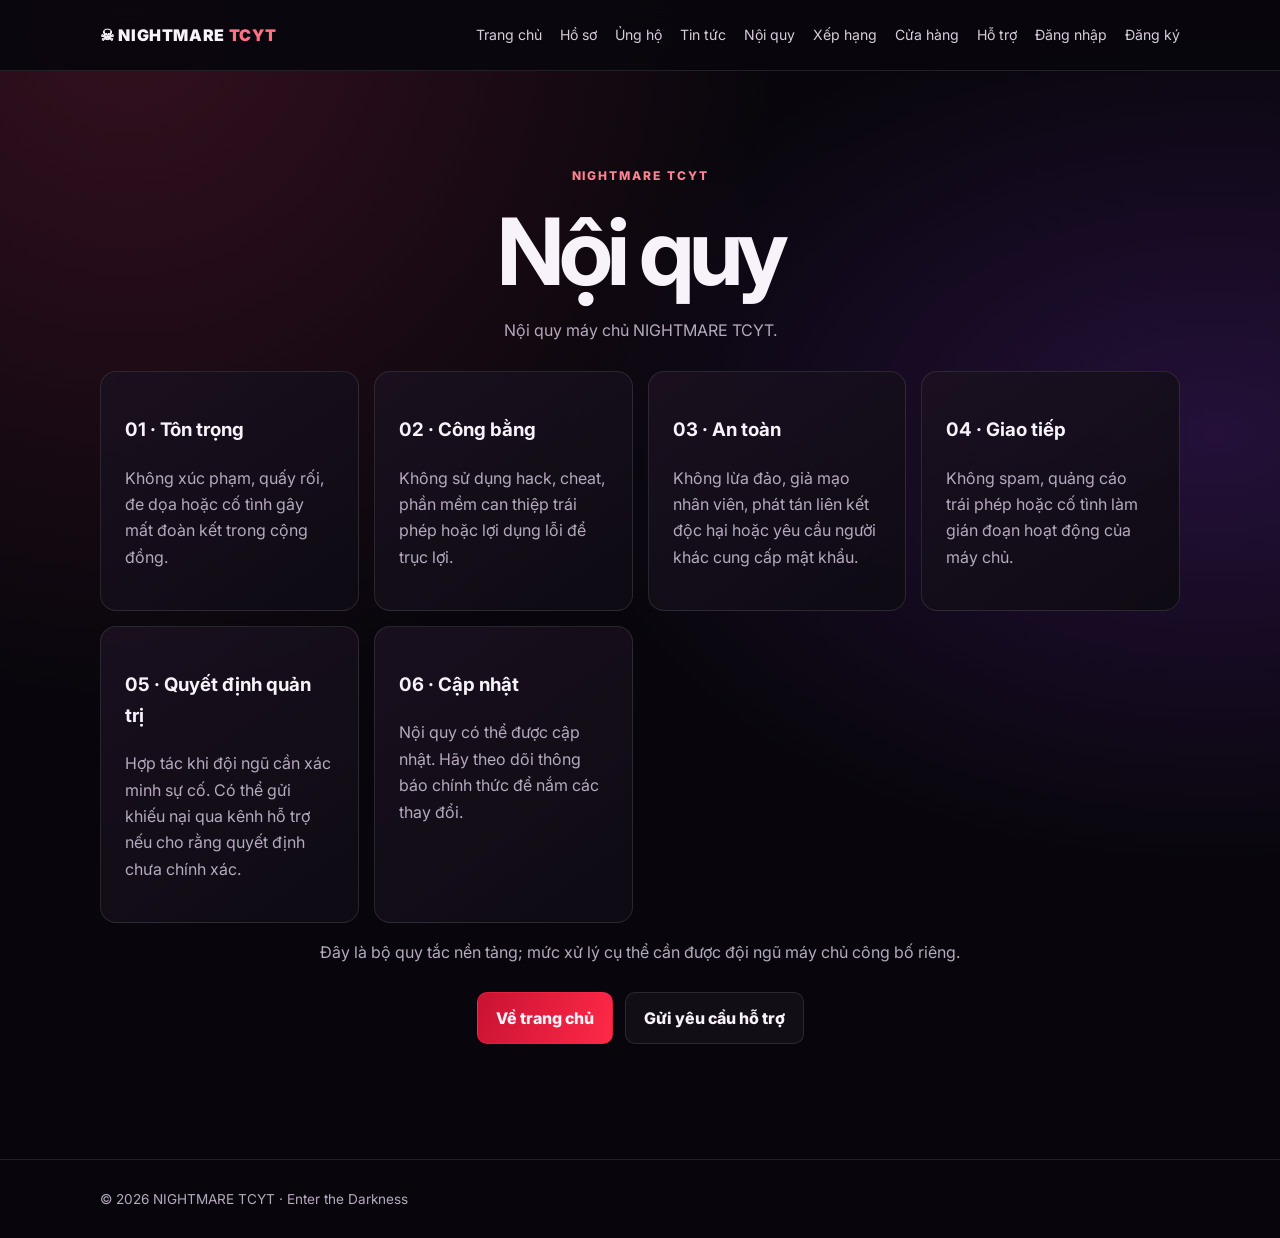
<file: rules/index.html>
<!doctype html><html lang="vi"><head><base href="/nmtcyt.github.io/"><meta charset="utf-8"><meta name="viewport" content="width=device-width,initial-scale=1"><meta name="theme-color" content="#08060c"><meta name="description" content="Nội quy máy chủ NIGHTMARE TCYT."><title>Nội quy | NIGHTMARE TCYT</title><link rel="preconnect" href="https://fonts.googleapis.com"><link href="https://fonts.googleapis.com/css2?family=Inter:wght@400;500;600;700;800;900&display=swap" rel="stylesheet"><style>
:root{--bg:#08060c;--panel:#15101d;--red:#ff2947;--purple:#ad63ff;--text:#f8f3fa;--muted:#b5a9bd;--line:#ffffff1b}
*{box-sizing:border-box}body{margin:0;background:radial-gradient(ellipse at 10% 0,#35101f,transparent 40%),radial-gradient(ellipse at 95% 35%,#241039,transparent 38%),var(--bg);color:var(--text);font:16px/1.65 Inter,Arial,sans-serif}a{color:inherit;text-decoration:none}.wrap{width:min(1080px,calc(100% - 32px));margin:auto}.nav{position:sticky;top:0;background:#09070deF;border-bottom:1px solid var(--line);backdrop-filter:blur(14px);z-index:5}.navin{min-height:70px;display:flex;align-items:center;justify-content:space-between;gap:16px}.brand{font-weight:900;letter-spacing:.04em}.brand span{color:#ff7185}.links{display:flex;gap:18px;flex-wrap:wrap;font-size:.88rem;color:#d7ccdc}.links a:hover{color:#ff8293}.hero{padding:90px 0 65px;text-align:center}.eyebrow{color:#ff8293;font-size:.75rem;font-weight:800;letter-spacing:.16em}.title{font-size:clamp(2.6rem,9vw,5.8rem);line-height:1.05;letter-spacing:-.06em;margin:16px 0}.grad{background:linear-gradient(100deg,#ff2947,#ff9aa8,#bd83ff);color:transparent;background-clip:text}.muted{color:var(--muted)}.actions{display:flex;gap:12px;justify-content:center;flex-wrap:wrap;margin-top:26px}.btn{display:inline-flex;justify-content:center;align-items:center;padding:12px 18px;border-radius:10px;background:linear-gradient(110deg,#c91233,var(--red));font-weight:800;border:1px solid #ff294766}.btn.alt{background:#ffffff0a;border-color:var(--line)}.section{padding:45px 0}.grid{display:grid;grid-template-columns:repeat(auto-fit,minmax(220px,1fr));gap:15px}.card,.panel{padding:24px;border:1px solid var(--line);border-radius:16px;background:linear-gradient(145deg,#1b1120e8,#0e0b14f5)}h2{font-size:clamp(1.7rem,5vw,2.6rem);line-height:1.2}.card p{color:var(--muted)}.field{display:grid;gap:7px;margin:14px 0}.field input,.field textarea{width:100%;padding:13px;border:1px solid var(--line);border-radius:9px;background:#09070d;color:white;font:inherit}.status{color:#ff9aa8;overflow-wrap:anywhere}.foot{padding:28px 0;border-top:1px solid var(--line);color:var(--muted);font-size:.85rem;margin-top:50px}@media(max-width:700px){.navin{align-items:flex-start;flex-direction:column;padding:13px 0}.links{gap:12px}.hero{padding:65px 0 40px}}
</style></head><body><header class="nav"><div class="wrap navin"><a class="brand" href="./">☠ NIGHTMARE <span>TCYT</span></a><nav class="links"><a href="./">Trang chủ</a><a href="profile/">Hồ sơ</a><a href="ungho/">Ủng hộ</a><a href="news/">Tin tức</a><a href="rules/">Nội quy</a><a href="rank/">Xếp hạng</a><a href="shop/">Cửa hàng</a><a href="support/">Hỗ trợ</a><a href="login/">Đăng nhập</a><a href="register/">Đăng ký</a></nav></div></header><main><section class="hero"><div class="wrap"><span class="eyebrow">NIGHTMARE TCYT</span><h1 class="title">Nội quy</h1><p class="muted">Nội quy máy chủ NIGHTMARE TCYT.</p><div class="grid" style="margin-top:28px;text-align:left"><article class="card"><h3>01 · Tôn trọng</h3><p>Không xúc phạm, quấy rối, đe dọa hoặc cố tình gây mất đoàn kết trong cộng đồng.</p></article><article class="card"><h3>02 · Công bằng</h3><p>Không sử dụng hack, cheat, phần mềm can thiệp trái phép hoặc lợi dụng lỗi để trục lợi.</p></article><article class="card"><h3>03 · An toàn</h3><p>Không lừa đảo, giả mạo nhân viên, phát tán liên kết độc hại hoặc yêu cầu người khác cung cấp mật khẩu.</p></article><article class="card"><h3>04 · Giao tiếp</h3><p>Không spam, quảng cáo trái phép hoặc cố tình làm gián đoạn hoạt động của máy chủ.</p></article><article class="card"><h3>05 · Quyết định quản trị</h3><p>Hợp tác khi đội ngũ cần xác minh sự cố. Có thể gửi khiếu nại qua kênh hỗ trợ nếu cho rằng quyết định chưa chính xác.</p></article><article class="card"><h3>06 · Cập nhật</h3><p>Nội quy có thể được cập nhật. Hãy theo dõi thông báo chính thức để nắm các thay đổi.</p></article></div><p class="muted">Đây là bộ quy tắc nền tảng; mức xử lý cụ thể cần được đội ngũ máy chủ công bố riêng.</p><div class="actions"><a class="btn" href="./">Về trang chủ</a><a class="btn alt" href="support/">Gửi yêu cầu hỗ trợ</a></div></div></section></main><footer class="foot"><div class="wrap">© <span id="year"></span> NIGHTMARE TCYT · Enter the Darkness</div></footer><script>document.getElementById('year').textContent=new Date().getFullYear();</script></body></html>
</file>
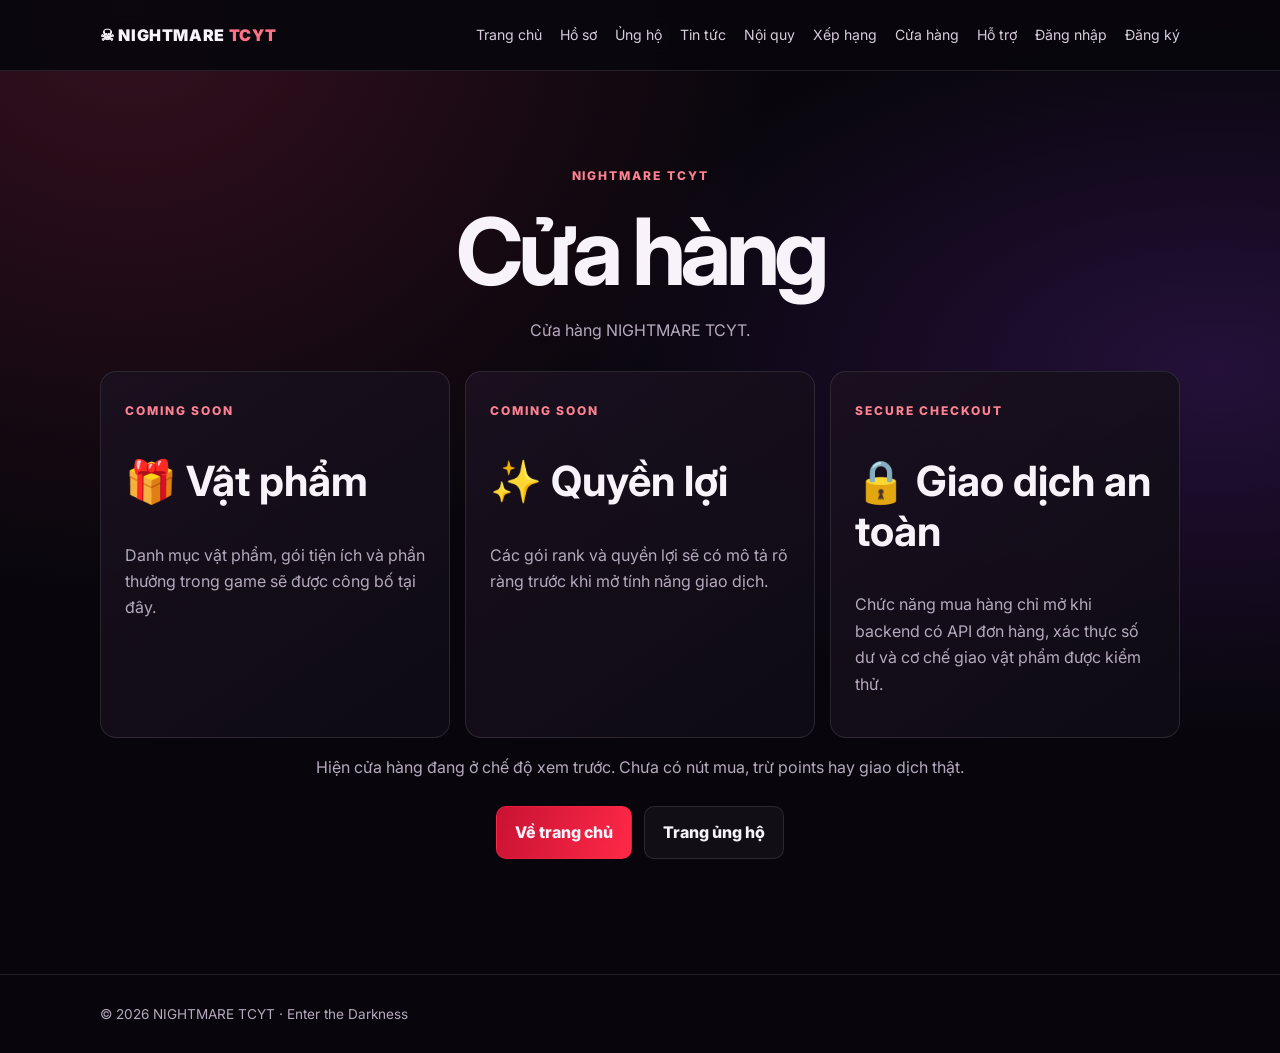
<file: shop/index.html>
<!doctype html><html lang="vi"><head><base href="/nmtcyt.github.io/"><meta charset="utf-8"><meta name="viewport" content="width=device-width,initial-scale=1"><meta name="theme-color" content="#08060c"><meta name="description" content="Cửa hàng NIGHTMARE TCYT."><title>Cửa hàng | NIGHTMARE TCYT</title><link rel="preconnect" href="https://fonts.googleapis.com"><link href="https://fonts.googleapis.com/css2?family=Inter:wght@400;500;600;700;800;900&display=swap" rel="stylesheet"><style>
:root{--bg:#08060c;--panel:#15101d;--red:#ff2947;--purple:#ad63ff;--text:#f8f3fa;--muted:#b5a9bd;--line:#ffffff1b}
*{box-sizing:border-box}body{margin:0;background:radial-gradient(ellipse at 10% 0,#35101f,transparent 40%),radial-gradient(ellipse at 95% 35%,#241039,transparent 38%),var(--bg);color:var(--text);font:16px/1.65 Inter,Arial,sans-serif}a{color:inherit;text-decoration:none}.wrap{width:min(1080px,calc(100% - 32px));margin:auto}.nav{position:sticky;top:0;background:#09070deF;border-bottom:1px solid var(--line);backdrop-filter:blur(14px);z-index:5}.navin{min-height:70px;display:flex;align-items:center;justify-content:space-between;gap:16px}.brand{font-weight:900;letter-spacing:.04em}.brand span{color:#ff7185}.links{display:flex;gap:18px;flex-wrap:wrap;font-size:.88rem;color:#d7ccdc}.links a:hover{color:#ff8293}.hero{padding:90px 0 65px;text-align:center}.eyebrow{color:#ff8293;font-size:.75rem;font-weight:800;letter-spacing:.16em}.title{font-size:clamp(2.6rem,9vw,5.8rem);line-height:1.05;letter-spacing:-.06em;margin:16px 0}.grad{background:linear-gradient(100deg,#ff2947,#ff9aa8,#bd83ff);color:transparent;background-clip:text}.muted{color:var(--muted)}.actions{display:flex;gap:12px;justify-content:center;flex-wrap:wrap;margin-top:26px}.btn{display:inline-flex;justify-content:center;align-items:center;padding:12px 18px;border-radius:10px;background:linear-gradient(110deg,#c91233,var(--red));font-weight:800;border:1px solid #ff294766}.btn.alt{background:#ffffff0a;border-color:var(--line)}.section{padding:45px 0}.grid{display:grid;grid-template-columns:repeat(auto-fit,minmax(220px,1fr));gap:15px}.card,.panel{padding:24px;border:1px solid var(--line);border-radius:16px;background:linear-gradient(145deg,#1b1120e8,#0e0b14f5)}h2{font-size:clamp(1.7rem,5vw,2.6rem);line-height:1.2}.card p{color:var(--muted)}.field{display:grid;gap:7px;margin:14px 0}.field input,.field textarea{width:100%;padding:13px;border:1px solid var(--line);border-radius:9px;background:#09070d;color:white;font:inherit}.status{color:#ff9aa8;overflow-wrap:anywhere}.foot{padding:28px 0;border-top:1px solid var(--line);color:var(--muted);font-size:.85rem;margin-top:50px}@media(max-width:700px){.navin{align-items:flex-start;flex-direction:column;padding:13px 0}.links{gap:12px}.hero{padding:65px 0 40px}}
</style></head><body><header class="nav"><div class="wrap navin"><a class="brand" href="./">☠ NIGHTMARE <span>TCYT</span></a><nav class="links"><a href="./">Trang chủ</a><a href="profile/">Hồ sơ</a><a href="ungho/">Ủng hộ</a><a href="news/">Tin tức</a><a href="rules/">Nội quy</a><a href="rank/">Xếp hạng</a><a href="shop/">Cửa hàng</a><a href="support/">Hỗ trợ</a><a href="login/">Đăng nhập</a><a href="register/">Đăng ký</a></nav></div></header><main><section class="hero"><div class="wrap"><span class="eyebrow">NIGHTMARE TCYT</span><h1 class="title">Cửa hàng</h1><p class="muted">Cửa hàng NIGHTMARE TCYT.</p><div class="grid" style="margin-top:28px;text-align:left"><article class="card"><span class="eyebrow">COMING SOON</span><h2>🎁 Vật phẩm</h2><p>Danh mục vật phẩm, gói tiện ích và phần thưởng trong game sẽ được công bố tại đây.</p></article><article class="card"><span class="eyebrow">COMING SOON</span><h2>✨ Quyền lợi</h2><p>Các gói rank và quyền lợi sẽ có mô tả rõ ràng trước khi mở tính năng giao dịch.</p></article><article class="card"><span class="eyebrow">SECURE CHECKOUT</span><h2>🔒 Giao dịch an toàn</h2><p>Chức năng mua hàng chỉ mở khi backend có API đơn hàng, xác thực số dư và cơ chế giao vật phẩm được kiểm thử.</p></article></div><p class="muted">Hiện cửa hàng đang ở chế độ xem trước. Chưa có nút mua, trừ points hay giao dịch thật.</p><div class="actions"><a class="btn" href="./">Về trang chủ</a><a class="btn alt" href="ungho/">Trang ủng hộ</a></div></div></section></main><footer class="foot"><div class="wrap">© <span id="year"></span> NIGHTMARE TCYT · Enter the Darkness</div></footer><script>document.getElementById('year').textContent=new Date().getFullYear();</script></body></html>
</file>
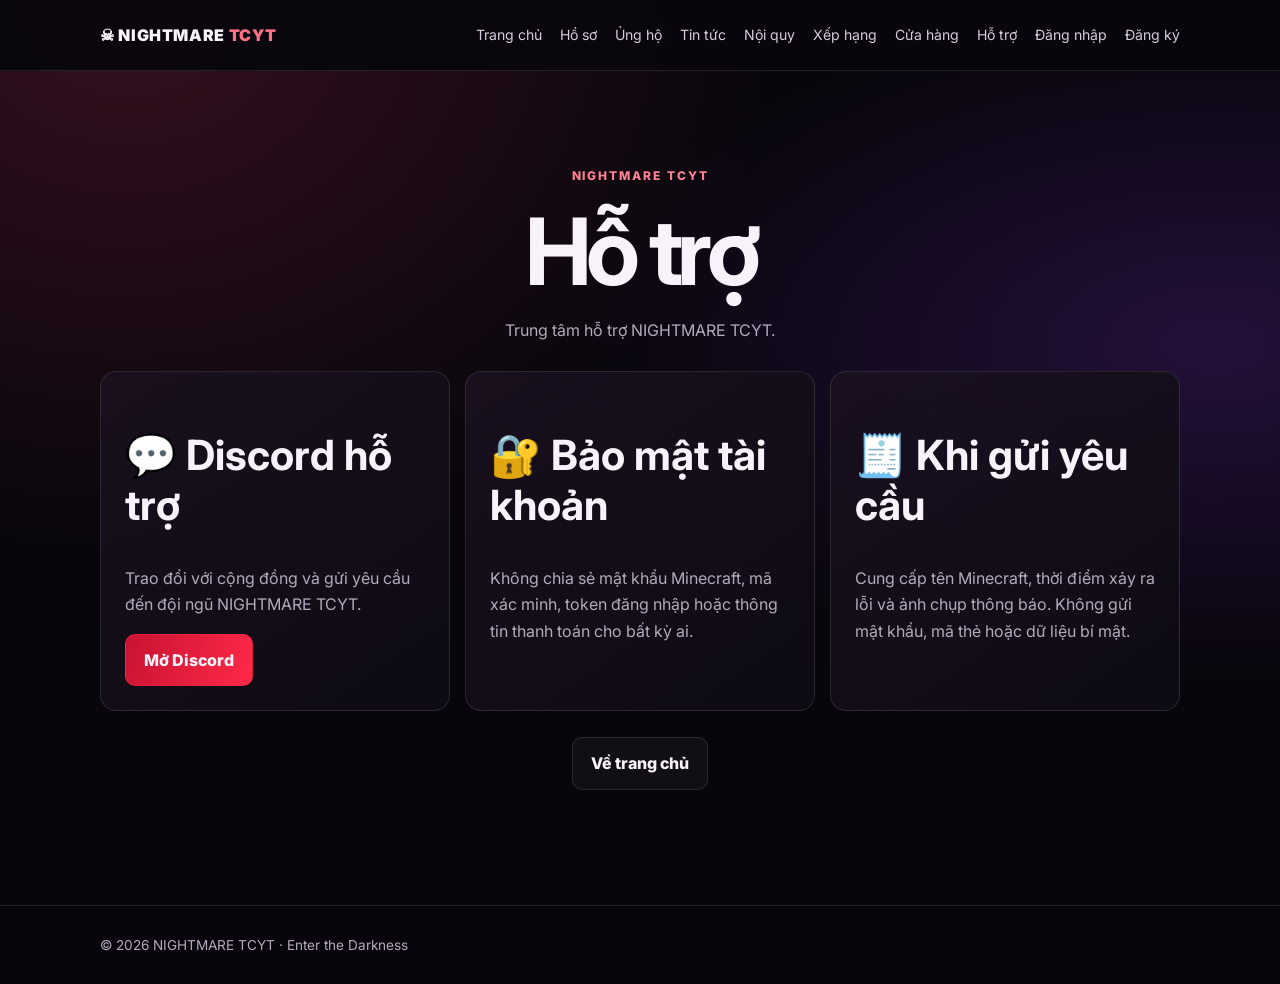
<file: support/index.html>
<!doctype html><html lang="vi"><head><base href="/nmtcyt.github.io/"><meta charset="utf-8"><meta name="viewport" content="width=device-width,initial-scale=1"><meta name="theme-color" content="#08060c"><meta name="description" content="Trung tâm hỗ trợ NIGHTMARE TCYT."><title>Hỗ trợ | NIGHTMARE TCYT</title><link rel="preconnect" href="https://fonts.googleapis.com"><link href="https://fonts.googleapis.com/css2?family=Inter:wght@400;500;600;700;800;900&display=swap" rel="stylesheet"><style>
:root{--bg:#08060c;--panel:#15101d;--red:#ff2947;--purple:#ad63ff;--text:#f8f3fa;--muted:#b5a9bd;--line:#ffffff1b}
*{box-sizing:border-box}body{margin:0;background:radial-gradient(ellipse at 10% 0,#35101f,transparent 40%),radial-gradient(ellipse at 95% 35%,#241039,transparent 38%),var(--bg);color:var(--text);font:16px/1.65 Inter,Arial,sans-serif}a{color:inherit;text-decoration:none}.wrap{width:min(1080px,calc(100% - 32px));margin:auto}.nav{position:sticky;top:0;background:#09070deF;border-bottom:1px solid var(--line);backdrop-filter:blur(14px);z-index:5}.navin{min-height:70px;display:flex;align-items:center;justify-content:space-between;gap:16px}.brand{font-weight:900;letter-spacing:.04em}.brand span{color:#ff7185}.links{display:flex;gap:18px;flex-wrap:wrap;font-size:.88rem;color:#d7ccdc}.links a:hover{color:#ff8293}.hero{padding:90px 0 65px;text-align:center}.eyebrow{color:#ff8293;font-size:.75rem;font-weight:800;letter-spacing:.16em}.title{font-size:clamp(2.6rem,9vw,5.8rem);line-height:1.05;letter-spacing:-.06em;margin:16px 0}.grad{background:linear-gradient(100deg,#ff2947,#ff9aa8,#bd83ff);color:transparent;background-clip:text}.muted{color:var(--muted)}.actions{display:flex;gap:12px;justify-content:center;flex-wrap:wrap;margin-top:26px}.btn{display:inline-flex;justify-content:center;align-items:center;padding:12px 18px;border-radius:10px;background:linear-gradient(110deg,#c91233,var(--red));font-weight:800;border:1px solid #ff294766}.btn.alt{background:#ffffff0a;border-color:var(--line)}.section{padding:45px 0}.grid{display:grid;grid-template-columns:repeat(auto-fit,minmax(220px,1fr));gap:15px}.card,.panel{padding:24px;border:1px solid var(--line);border-radius:16px;background:linear-gradient(145deg,#1b1120e8,#0e0b14f5)}h2{font-size:clamp(1.7rem,5vw,2.6rem);line-height:1.2}.card p{color:var(--muted)}.field{display:grid;gap:7px;margin:14px 0}.field input,.field textarea{width:100%;padding:13px;border:1px solid var(--line);border-radius:9px;background:#09070d;color:white;font:inherit}.status{color:#ff9aa8;overflow-wrap:anywhere}.foot{padding:28px 0;border-top:1px solid var(--line);color:var(--muted);font-size:.85rem;margin-top:50px}@media(max-width:700px){.navin{align-items:flex-start;flex-direction:column;padding:13px 0}.links{gap:12px}.hero{padding:65px 0 40px}}
</style></head><body><header class="nav"><div class="wrap navin"><a class="brand" href="./">☠ NIGHTMARE <span>TCYT</span></a><nav class="links"><a href="./">Trang chủ</a><a href="profile/">Hồ sơ</a><a href="ungho/">Ủng hộ</a><a href="news/">Tin tức</a><a href="rules/">Nội quy</a><a href="rank/">Xếp hạng</a><a href="shop/">Cửa hàng</a><a href="support/">Hỗ trợ</a><a href="login/">Đăng nhập</a><a href="register/">Đăng ký</a></nav></div></header><main><section class="hero"><div class="wrap"><span class="eyebrow">NIGHTMARE TCYT</span><h1 class="title">Hỗ trợ</h1><p class="muted">Trung tâm hỗ trợ NIGHTMARE TCYT.</p><div class="grid" style="margin-top:28px;text-align:left"><article class="card"><h2>💬 Discord hỗ trợ</h2><p>Trao đổi với cộng đồng và gửi yêu cầu đến đội ngũ NIGHTMARE TCYT.</p><a class="btn" href="https://discord.gg/Kar3YubfqE" target="_blank" rel="noopener">Mở Discord</a></article><article class="card"><h2>🔐 Bảo mật tài khoản</h2><p>Không chia sẻ mật khẩu Minecraft, mã xác minh, token đăng nhập hoặc thông tin thanh toán cho bất kỳ ai.</p></article><article class="card"><h2>🧾 Khi gửi yêu cầu</h2><p>Cung cấp tên Minecraft, thời điểm xảy ra lỗi và ảnh chụp thông báo. Không gửi mật khẩu, mã thẻ hoặc dữ liệu bí mật.</p></article></div><div class="actions"><a class="btn alt" href="./">Về trang chủ</a></div></div></section></main><footer class="foot"><div class="wrap">© <span id="year"></span> NIGHTMARE TCYT · Enter the Darkness</div></footer><script>document.getElementById('year').textContent=new Date().getFullYear();</script></body></html>
</file>
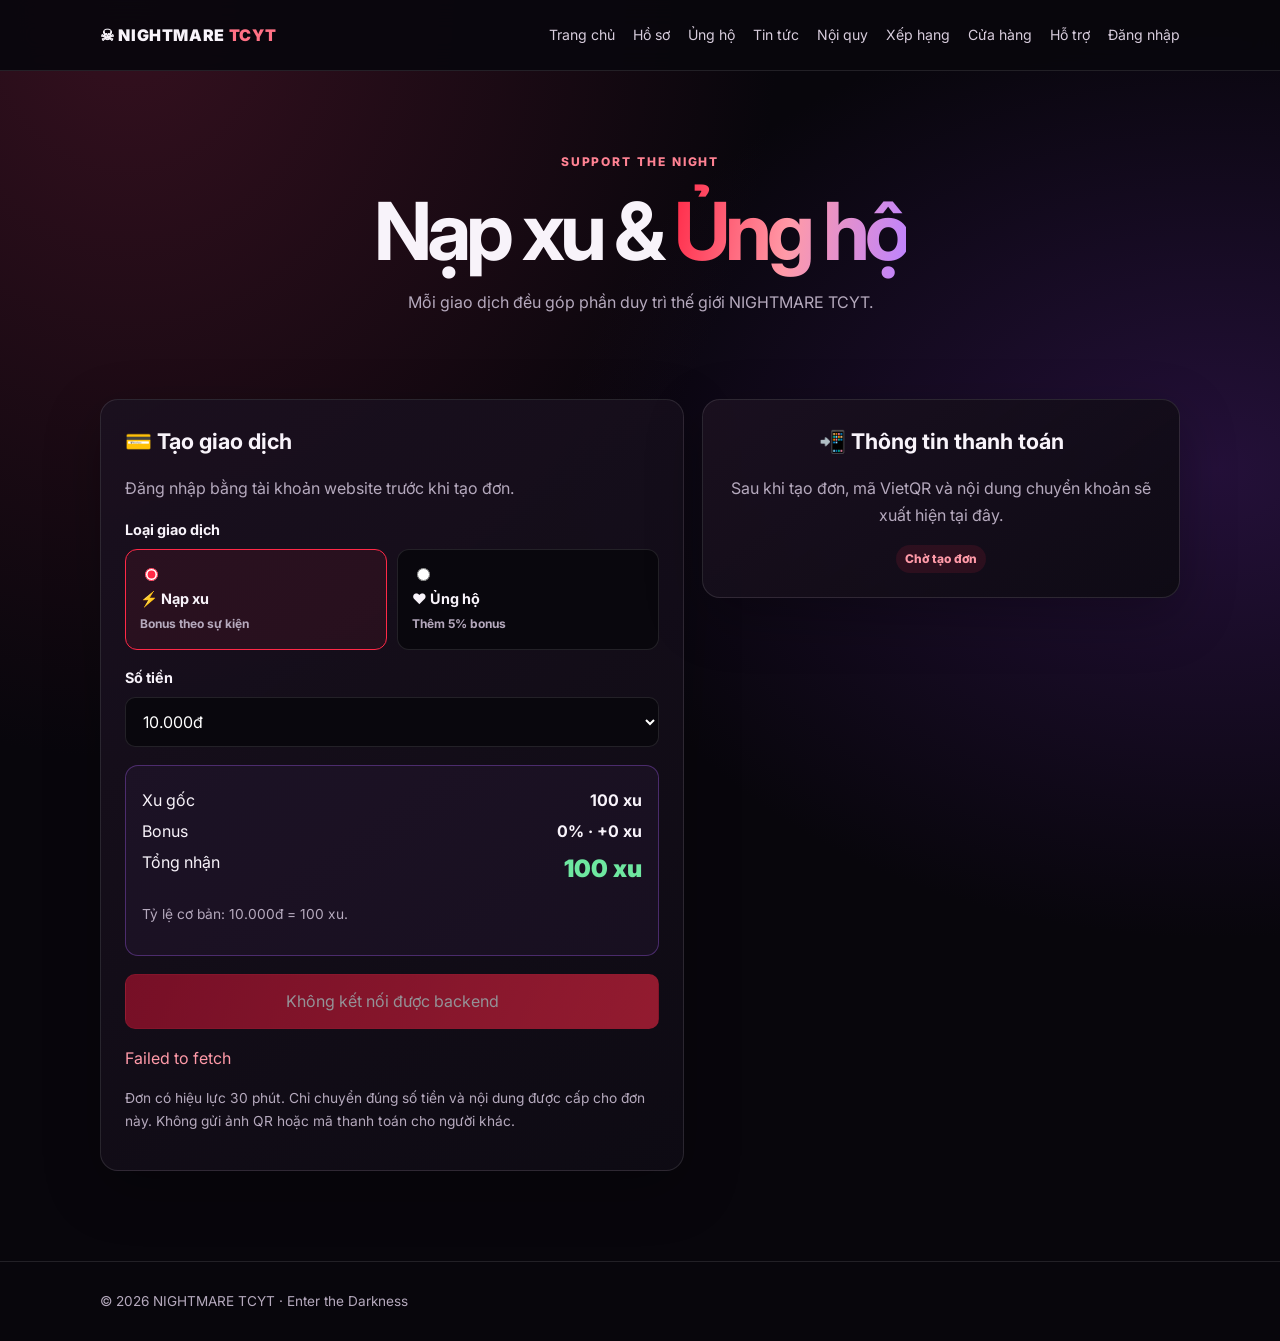
<file: ungho/index.html>
<!doctype html>
<html lang="vi">
<head>
  <base href="/nmtcyt.github.io/">
  <meta charset="utf-8"><meta name="viewport" content="width=device-width,initial-scale=1">
  <meta name="theme-color" content="#08060c">
  <meta name="description" content="Nạp xu và ủng hộ máy chủ NIGHTMARE TCYT qua VietQR.">
  <title>Ủng hộ & Nạp xu | NIGHTMARE TCYT</title>
  <link rel="preconnect" href="https://fonts.googleapis.com">
  <link href="https://fonts.googleapis.com/css2?family=Inter:wght@400;500;600;700;800;900&display=swap" rel="stylesheet">
  <style>
    :root{--bg:#08060c;--panel:#15101d;--red:#ff2947;--purple:#ad63ff;--text:#f8f3fa;--muted:#b5a9bd;--line:#ffffff1b;--green:#6ee7a0}
    *{box-sizing:border-box}body{margin:0;background:radial-gradient(ellipse at 10% 0,#35101f,transparent 40%),radial-gradient(ellipse at 95% 35%,#241039,transparent 38%),var(--bg);color:var(--text);font:16px/1.65 Inter,Arial,sans-serif}
    a{color:inherit;text-decoration:none}.wrap{width:min(1080px,calc(100% - 32px));margin:auto}.nav{position:sticky;top:0;background:#09070def;border-bottom:1px solid var(--line);backdrop-filter:blur(14px);z-index:5}.navin{min-height:70px;display:flex;align-items:center;justify-content:space-between;gap:16px}.brand{font-weight:900;letter-spacing:.04em}.brand span{color:#ff7185}.links{display:flex;gap:18px;flex-wrap:wrap;font-size:.88rem;color:#d7ccdc}.links a:hover{color:#ff8293}
    .hero{padding:76px 0 42px;text-align:center}.eyebrow{color:#ff8293;font-size:.75rem;font-weight:800;letter-spacing:.16em}.title{font-size:clamp(2.5rem,8vw,5rem);line-height:1.05;letter-spacing:-.06em;margin:16px 0}.grad{background:linear-gradient(100deg,#ff2947,#ff9aa8,#bd83ff);color:transparent;background-clip:text}.muted{color:var(--muted)}
    .section{padding:25px 0 55px}.layout{display:grid;grid-template-columns:minmax(0,1.1fr) minmax(280px,.9fr);gap:18px;align-items:start}.card{padding:24px;border:1px solid var(--line);border-radius:18px;background:linear-gradient(145deg,#1b1120e8,#0e0b14f5);box-shadow:0 18px 55px #0004}.card h2{margin:0 0 8px;font-size:1.35rem}.field{display:grid;gap:7px;margin:16px 0}.field label{font-weight:700;font-size:.9rem}.field select{width:100%;padding:13px;border:1px solid var(--line);border-radius:10px;background:#09070d;color:white;font:inherit}.types{display:grid;grid-template-columns:1fr 1fr;gap:10px}.type{padding:14px;border:1px solid var(--line);border-radius:12px;background:#09070d;cursor:pointer}.type:has(input:checked){border-color:var(--red);background:#ff294714}.type input{accent-color:var(--red)}.type strong{display:block}.type small{color:var(--muted)}
    .summary{padding:16px;border:1px solid #ad63ff55;border-radius:13px;background:#ad63ff0d;margin:18px 0}.sumrow{display:flex;justify-content:space-between;gap:12px;margin:5px 0}.total{font-size:1.5rem;font-weight:900;color:var(--green)}.btn{display:inline-flex;justify-content:center;align-items:center;width:100%;padding:13px 18px;border-radius:10px;background:linear-gradient(110deg,#c91233,var(--red));font-weight:800;border:1px solid #ff294766;color:white;font:inherit;cursor:pointer}.btn:disabled{opacity:.55;cursor:not-allowed}.status{color:#ff9aa8;overflow-wrap:anywhere;min-height:1.5em}.note{font-size:.86rem;color:var(--muted)}.qrbox{text-align:center}.qr{width:min(100%,300px);aspect-ratio:1;object-fit:contain;background:white;padding:8px;border-radius:12px}.code{font-weight:900;letter-spacing:.08em;color:#ff9aa8;font-size:1.15rem;overflow-wrap:anywhere}.copy{border:1px solid var(--line);background:#ffffff0a;color:white;border-radius:8px;padding:8px 12px;font:inherit;cursor:pointer}.hidden{display:none!important}.pill{display:inline-block;padding:4px 9px;border-radius:99px;background:#ff29471c;color:#ff9aa8;font-size:.75rem;font-weight:800}.foot{padding:28px 0;border-top:1px solid var(--line);color:var(--muted);font-size:.85rem;margin-top:35px}
    @media(max-width:760px){.navin{align-items:flex-start;flex-direction:column;padding:13px 0}.links{gap:12px}.hero{padding:55px 0 30px}.layout{grid-template-columns:1fr}.card{padding:19px}}
  </style>
</head>
<body>
<header class="nav"><div class="wrap navin"><a class="brand" href="./">☠ NIGHTMARE <span>TCYT</span></a><nav class="links"><a href="./">Trang chủ</a><a href="profile/">Hồ sơ</a><a href="ungho/">Ủng hộ</a><a href="news/">Tin tức</a><a href="rules/">Nội quy</a><a href="rank/">Xếp hạng</a><a href="shop/">Cửa hàng</a><a href="support/">Hỗ trợ</a><a href="login/">Đăng nhập</a></nav></div></header>
<main>
<section class="hero"><div class="wrap"><span class="eyebrow">SUPPORT THE NIGHT</span><h1 class="title">Nạp xu & <span class="grad">Ủng hộ</span></h1><p class="muted">Mỗi giao dịch đều góp phần duy trì thế giới NIGHTMARE TCYT.</p></div></section>
<section class="section"><div class="wrap layout">
  <article class="card">
    <h2>💳 Tạo giao dịch</h2><p class="muted">Đăng nhập bằng tài khoản website trước khi tạo đơn.</p>
    <div class="field"><label>Loại giao dịch</label><div class="types">
      <label class="type"><input type="radio" name="type" value="recharge" checked> <strong>⚡ Nạp xu</strong><small>Bonus theo sự kiện</small></label>
      <label class="type"><input type="radio" name="type" value="donation"> <strong>❤️ Ủng hộ</strong><small>Thêm 5% bonus</small></label>
    </div></div>
    <div class="field"><label for="amount">Số tiền</label><select id="amount"><option value="10000">10.000đ</option><option value="20000">20.000đ</option><option value="50000">50.000đ</option><option value="100000">100.000đ</option><option value="200000">200.000đ</option><option value="500000">500.000đ</option><option value="1000000">1.000.000đ</option></select></div>
    <div class="summary"><div class="sumrow"><span>Xu gốc</span><strong id="base">100 xu</strong></div><div class="sumrow"><span>Bonus</span><strong id="bonus">0% · +0 xu</strong></div><div class="sumrow"><span>Tổng nhận</span><strong class="total" id="total">100 xu</strong></div><p class="note" id="rate-note">Tỷ lệ cơ bản: 10.000đ = 100 xu.</p></div>
    <button class="btn" id="create" disabled>Đang kiểm tra thanh toán...</button><p id="form-status" class="status" role="status"></p>
    <p class="note">Đơn có hiệu lực 30 phút. Chỉ chuyển đúng số tiền và nội dung được cấp cho đơn này. Không gửi ảnh QR hoặc mã thanh toán cho người khác.</p>
  </article>
  <aside class="card qrbox">
    <h2>📲 Thông tin thanh toán</h2>
    <div id="empty"><p class="muted">Sau khi tạo đơn, mã VietQR và nội dung chuyển khoản sẽ xuất hiện tại đây.</p><span class="pill">Chờ tạo đơn</span></div>
    <div id="payment" class="hidden">
      <img id="qr" class="qr" alt="Mã QR chuyển khoản VietQR">
      <p id="bank" class="note"></p><p class="note">Nội dung chuyển khoản</p><div id="payment-code" class="code"></div>
      <button class="copy" id="copy-code" type="button">Sao chép nội dung</button>
      <div class="summary" style="text-align:left"><div class="sumrow"><span>Số tiền</span><strong id="pay-amount"></strong></div><div class="sumrow"><span>Xu dự kiến</span><strong id="pay-points"></strong></div><div class="sumrow"><span>Trạng thái</span><strong id="order-status">Đang chờ thanh toán</strong></div></div>
      <p class="note">Hệ thống tự xác nhận qua SePay. Không cần gửi biên lai cho bot hoặc admin.</p>
    </div>
  </aside>
</div></section>
</main>
<footer class="foot"><div class="wrap">© <span id="year"></span> NIGHTMARE TCYT · Enter the Darkness</div></footer>
<script>
(() => {
  const API='https://minecraftrechargebackend.onrender.com';
  const $=id=>document.getElementById(id);
  const token=()=>localStorage.getItem('mc_token')||'';
  let config=null, activeOrder=null, pollTimer=null;
  $('year').textContent=new Date().getFullYear();
  const money=n=>Number(n).toLocaleString('vi-VN')+'đ';
  const points=n=>Number(n).toLocaleString('vi-VN')+' xu';
  function selection(){return {amount:Number($('amount').value),type:document.querySelector('input[name="type"]:checked').value};}
  function preview(){
    if(!config)return;
    const {amount,type}=selection(),base=Math.floor(amount/1000*config.rate);
    const pct=config.eventBonus+(type==='donation'?config.donationBonus:0);
    const extra=Math.floor(base*pct/100);
    $('base').textContent=points(base);$('bonus').textContent=pct+'% · +'+points(extra);
    $('total').textContent=points(base+extra);
    $('rate-note').textContent='Tỷ lệ cơ bản: 10.000đ = '+points(config.rate*10)+'. Bonus được cộng dồn, không nhân chồng.';
  }
  async function loadConfig(){
    try{
      const r=await fetch(API+'/api/payments/config');config=await r.json();
      if(!r.ok||config.status!=='success')throw Error('Không tải được cấu hình thanh toán.');
      preview();
      if(config.enabled){$('create').disabled=false;$('create').textContent='Tạo mã QR thanh toán';$('form-status').textContent='';}
      else{$('create').disabled=true;$('create').textContent='Thanh toán chưa được kích hoạt';$('form-status').textContent='Backend chưa có đủ cấu hình ngân hàng và SePay. Chưa thể nhận tiền thật.';}
    }catch(e){$('create').disabled=true;$('create').textContent='Không kết nối được backend';$('form-status').textContent=e.message;}
  }
  async function refreshOrder(){
    if(!activeOrder||!token())return;
    try{
      const r=await fetch(API+'/api/payments/orders/'+encodeURIComponent(activeOrder.id),{headers:{Authorization:'Bearer '+token()}});
      const d=await r.json();if(!r.ok||!d.order)throw Error(d.message||'Không đọc được trạng thái đơn.');
      const o=d.order;const labels={pending:'Đang chờ SePay xác nhận',paid:'Đã nhận tiền · chờ server cộng xu',fulfilled:'Đã cộng xu thành công',needs_review:'Cần quản trị viên kiểm tra',expired:'Đơn đã hết hạn'};
      $('order-status').textContent=labels[o.status]||o.status;
      if(['fulfilled','needs_review','expired'].includes(o.status)&&pollTimer){clearInterval(pollTimer);pollTimer=null;}
    }catch(e){$('order-status').textContent=e.message;}
  }
  $('amount').addEventListener('change',preview);
  document.querySelectorAll('input[name="type"]').forEach(x=>x.addEventListener('change',preview));
  $('create').addEventListener('click',async()=>{
    if(!token()){ $('form-status').textContent='Bạn cần đăng nhập trước khi tạo giao dịch.';return; }
    const {amount,type}=selection(),b=$('create');b.disabled=true;b.textContent='Đang tạo đơn...';$('form-status').textContent='';
    try{
      const r=await fetch(API+'/api/payments/orders',{method:'POST',headers:{Authorization:'Bearer '+token(),'Content-Type':'application/json'},body:JSON.stringify({amount,type})});
      const d=await r.json();if(!r.ok||!d.order)throw Error(d.message||'Không tạo được đơn.');
      activeOrder=d.order;$('empty').classList.add('hidden');$('payment').classList.remove('hidden');
      $('qr').src=d.order.qrUrl;$('bank').textContent=d.order.bank.accountName+' · '+d.order.bank.account;
      $('payment-code').textContent=d.order.transferContent;$('pay-amount').textContent=money(d.order.amount);
      $('pay-points').textContent=points(d.order.totalPoints)+' (gồm '+d.order.bonusPercent+'% bonus)';
      $('order-status').textContent='Đang chờ SePay xác nhận';await refreshOrder();
      if(pollTimer)clearInterval(pollTimer);pollTimer=setInterval(refreshOrder,5000);
      b.textContent='Đã tạo đơn';$('form-status').textContent='Hãy quét QR và chuyển khoản trong 30 phút.';
    }catch(e){$('form-status').textContent=e.message;b.textContent='Tạo mã QR thanh toán';}
    finally{b.disabled=!config?.enabled;}
  });
  $('copy-code').addEventListener('click',async()=>{try{await navigator.clipboard.writeText($('payment-code').textContent);$('copy-code').textContent='Đã sao chép';}catch{$('copy-code').textContent='Không sao chép được';}});
  loadConfig();
})();
</script>
</body></html>
</file>
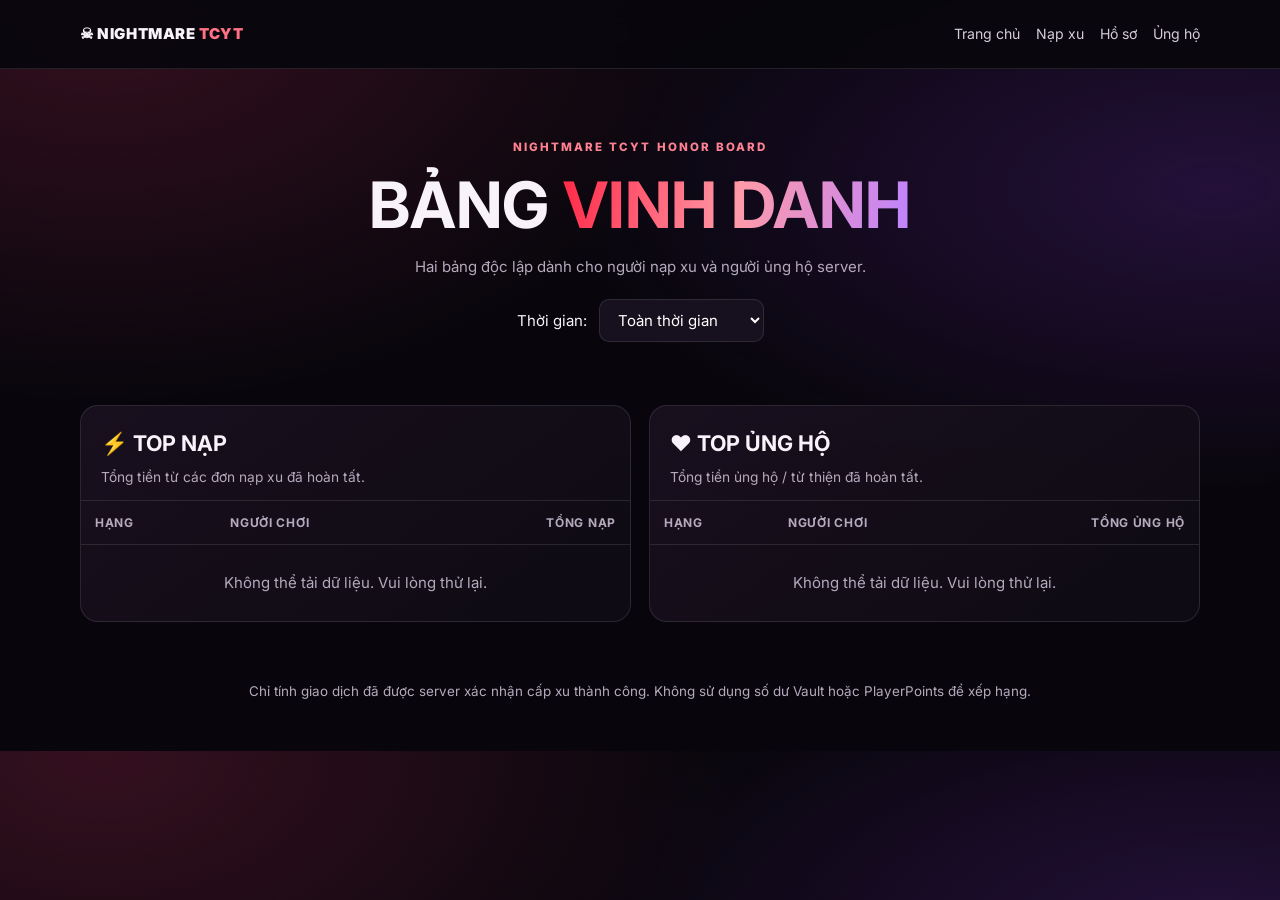
<file: top-nap.html>
<!doctype html>
<html lang="vi">
<head>
<meta charset="utf-8"><meta name="viewport" content="width=device-width,initial-scale=1">
<meta name="theme-color" content="#08060c">
<title>Bảng xếp hạng | NIGHTMARE TCYT</title>
<link rel="preconnect" href="https://fonts.googleapis.com">
<link href="https://fonts.googleapis.com/css2?family=Inter:wght@400;500;600;700;800;900&display=swap" rel="stylesheet">
<style>
:root{color-scheme:dark;--bg:#08060c;--panel:#15101d;--red:#ff2947;--purple:#ad63ff;--text:#f8f3fa;--muted:#b5a9bd;--line:#ffffff1b}
*{box-sizing:border-box}body{margin:0;background:radial-gradient(ellipse at 8% 0,#35101f,transparent 38%),radial-gradient(ellipse at 95% 25%,#241039,transparent 38%),var(--bg);color:var(--text);font:15px/1.6 Inter,Arial,sans-serif}
a{color:inherit;text-decoration:none}.wrap{width:min(1120px,calc(100% - 30px));margin:auto}
header{position:sticky;top:0;z-index:5;background:#09070deF;border-bottom:1px solid var(--line);backdrop-filter:blur(14px)}
nav{min-height:68px;display:flex;align-items:center;justify-content:space-between;gap:16px;flex-wrap:wrap}.logo{font-weight:900;letter-spacing:.04em}.logo span{color:#ff7185}.links{display:flex;gap:16px;flex-wrap:wrap;font-size:.88rem;color:#d7ccdc}
.hero{text-align:center;padding:65px 0 35px}.eyebrow{color:#ff8293;font-size:.72rem;font-weight:800;letter-spacing:.18em}.hero h1{font-size:clamp(2.2rem,7vw,4rem);line-height:1.1;margin:12px 0}.grad{background:linear-gradient(100deg,#ff2947,#ff9aa8,#bd83ff);color:transparent;background-clip:text}.muted{color:var(--muted)}
.toolbar{display:flex;justify-content:center;align-items:center;gap:12px;margin:20px auto 28px;flex-wrap:wrap}.toolbar select{background:#17101e;color:white;border:1px solid var(--line);border-radius:10px;padding:10px 14px;font:inherit}
.boards{display:grid;grid-template-columns:repeat(2,minmax(0,1fr));gap:18px;padding-bottom:45px}.board{min-width:0;border:1px solid var(--line);border-radius:18px;background:linear-gradient(145deg,#1b1120e8,#0e0b14f5);overflow:hidden}
.board-head{padding:20px 20px 12px}.board-head h2{margin:0;font-size:1.35rem}.board-head p{margin:5px 0 0;color:var(--muted);font-size:.86rem}
.table-wrap{overflow-x:auto}table{width:100%;border-collapse:collapse;min-width:340px}th,td{text-align:left;padding:12px 14px;border-top:1px solid var(--line)}th{font-size:.75rem;color:var(--muted);font-weight:700;text-transform:uppercase;letter-spacing:.06em}td:last-child,th:last-child{text-align:right}.player{font-weight:700}.amount{font-weight:800;color:#ff9aa8;white-space:nowrap}.rank{color:#c8b9d0;font-weight:800}.empty{text-align:center!important;color:var(--muted);padding:26px 12px}.note{text-align:center;color:var(--muted);font-size:.84rem;padding:0 0 35px}
@media(max-width:760px){nav{padding:12px 0;align-items:flex-start}.links{gap:10px}.boards{grid-template-columns:1fr}.hero{padding-top:45px}}
</style>
</head>
<body>
<header><div class="wrap"><nav><a class="logo" href="index.html">☠ NIGHTMARE <span>TCYT</span></a><div class="links"><a href="index.html">Trang chủ</a><a href="topup.html">Nạp xu</a><a href="profile/">Hồ sơ</a><a href="ungho/">Ủng hộ</a></div></nav></div></header>
<main class="wrap">
<section class="hero"><span class="eyebrow">NIGHTMARE TCYT HONOR BOARD</span><h1>BẢNG <span class="grad">VINH DANH</span></h1><p class="muted">Hai bảng độc lập dành cho người nạp xu và người ủng hộ server.</p>
<div class="toolbar"><label for="period">Thời gian:</label><select id="period"><option value="all">Toàn thời gian</option><option value="month">30 ngày gần đây</option><option value="week">7 ngày gần đây</option></select></div></section>
<section class="boards">
<article class="board"><div class="board-head"><h2>⚡ TOP NẠP</h2><p>Tổng tiền từ các đơn nạp xu đã hoàn tất.</p></div><div class="table-wrap"><table><thead><tr><th>Hạng</th><th>Người chơi</th><th>Tổng nạp</th></tr></thead><tbody id="recharge-body"><tr><td class="empty" colspan="3">Đang tải...</td></tr></tbody></table></div></article>
<article class="board"><div class="board-head"><h2>❤️ TOP ỦNG HỘ</h2><p>Tổng tiền ủng hộ / từ thiện đã hoàn tất.</p></div><div class="table-wrap"><table><thead><tr><th>Hạng</th><th>Người chơi</th><th>Tổng ủng hộ</th></tr></thead><tbody id="donation-body"><tr><td class="empty" colspan="3">Đang tải...</td></tr></tbody></table></div></article>
</section>
<p class="note">Chỉ tính giao dịch đã được server xác nhận cấp xu thành công. Không sử dụng số dư Vault hoặc PlayerPoints để xếp hạng.</p>
</main>
<script>
const API='https://minecraftrechargebackend.onrender.com';
const money=n=>Number(n||0).toLocaleString('vi-VN')+'đ';
const safe=s=>String(s??'').replace(/[&<>"']/g,c=>({'&':'&amp;','<':'&lt;','>':'&gt;','"':'&quot;',"'":'&#39;'}[c]));
async function loadBoard(type,bodyId){
 const body=document.getElementById(bodyId),period=document.getElementById('period').value;
 body.innerHTML='<tr><td class="empty" colspan="3">Đang tải...</td></tr>';
 try{
  const response=await fetch(API+(type==='recharge'?'/api/top-recharge':'/api/top-donation')+'?period='+encodeURIComponent(period));
  const result=await response.json();
  if(!response.ok||result.status!=='success'||!Array.isArray(result.data))throw new Error(result.message||'Không tải được bảng.');
  if(!result.data.length){body.innerHTML='<tr><td class="empty" colspan="3">Chưa có giao dịch hoàn tất trong thời gian này.</td></tr>';return;}
  body.innerHTML=result.data.map((item,index)=>'<tr><td class="rank">'+(index+1)+'</td><td class="player">'+safe(item.username)+'</td><td class="amount">'+money(item.total)+'</td></tr>').join('');
 }catch(error){console.error(error);body.innerHTML='<tr><td class="empty" colspan="3">Không thể tải dữ liệu. Vui lòng thử lại.</td></tr>';}
}
function refresh(){loadBoard('recharge','recharge-body');loadBoard('donation','donation-body');}
document.getElementById('period').addEventListener('change',refresh);
refresh();
</script>
</body></html>
</file>
